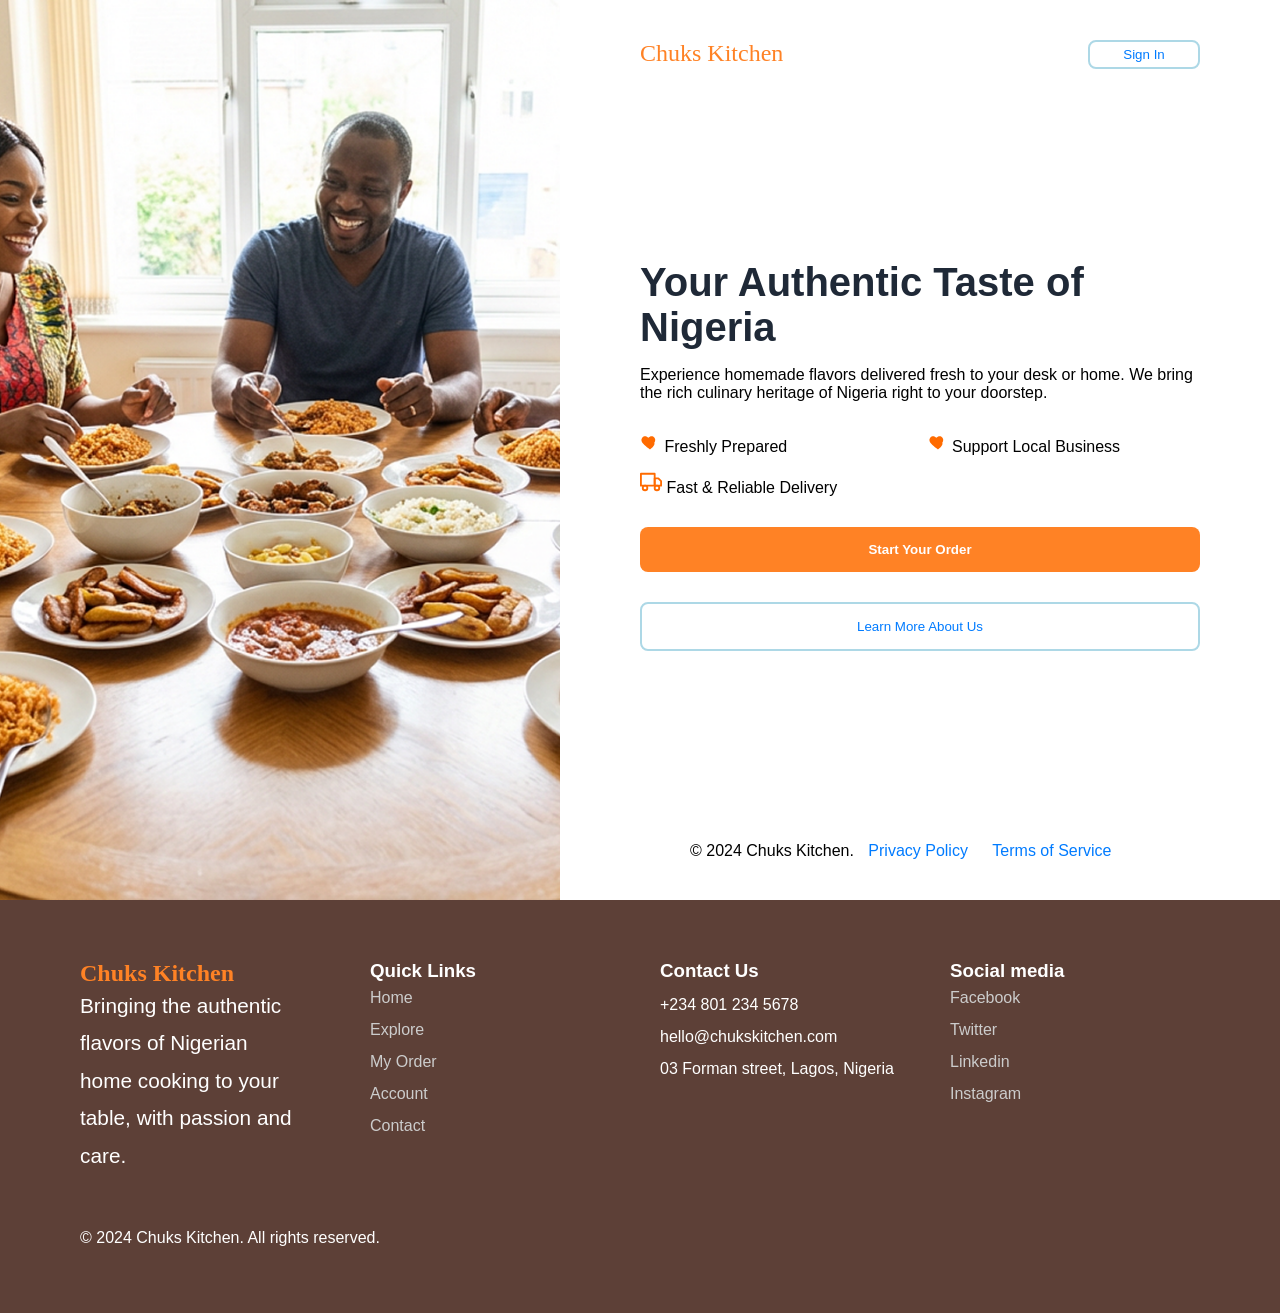
<file: index.html>
<!DOCTYPE html>
<html lang="en">
<head>
    <meta charset="UTF-8">
    <meta name="viewport" content="width=device-width, initial-scale=1.0">
    <title>Chuks Kitchen | Authentic Nigerian Taste</title>
    <link rel="shortcut icon" href="./Images/Icons/logoo.png" type="image/x-icon">
    <link rel="stylesheet" href="./index.css">
</head>
<body>
    <main class="hero">
        <div class="hero-image">
            <img src="./Images/headers-img/Rectangle-1.png" alt="Family enjoying Nigerian meal">
        </div>
        <div class="hero-content">
            <nav class="top-nav">
                <span class="logo">Chuks Kitchen</span>
                <button class="btn-outline" onclick="document.location='./SIgn-In.html'">  Sign In</button>
            </nav>
            <div class="hero-text">
                <h1>Your Authentic Taste of Nigeria</h1>
                <p>Experience homemade flavors delivered fresh to your desk or home. We bring the rich culinary heritage of Nigeria right to your doorstep.</p>
                <ul class="features">
                    <li class="feature-item">
                        <span class="icon-box" >
                            <!-- Heart SVG -->
                            <svg width="20" height="20" viewBox="0 0 24 24" fill="#ff6b00" xmlns="http://www.w3.org/2000/svg">
                                <path d="M12 21s-6.716-4.686-9.193-8.019C.89 10.28 1.48 6.876 4.243 5.5c2.02-.99 4.278-.18 5.757 1.45C11.48 5.32 13.738 4.51 15.758 5.5c2.763 1.376 3.353 4.78 1.436 7.481C18.716 16.314 12 21 12 21z"/>
                            </svg>
                        </span> Freshly Prepared</li>
                    <li class="feature-item">
                        <span class="icon-box">
                            <!-- Heart SVG -->
                            <svg width="20" height="20" viewBox="0 0 24 24" fill="#ff6b00" xmlns="http://www.w3.org/2000/svg">
                                <path d="M12 21s-6.716-4.686-9.193-8.019C.89 10.28 1.48 6.876 4.243 5.5c2.02-.99 4.278-.18 5.757 1.45C11.48 5.32 13.738 4.51 15.758 5.5c2.763 1.376 3.353 4.78 1.436 7.481C18.716 16.314 12 21 12 21z"/>
                            </svg>
                        </span> Support Local Business</li>
                    <li class="feature-item">
                        <span class="icon-box">
                           <!-- Delivery Truck SVG -->
                            <svg width="22" height="22" viewBox="0 0 24 24" fill="none" stroke="#ff6b00" stroke-width="2" stroke-linecap="round" stroke-linejoin="round" xmlns="http://www.w3.org/2000/svg">
                                <rect x="1" y="3" width="15" height="13"></rect>
                                <polygon points="16 8 20 8 23 11 23 16 16 16 16 8"></polygon>
                                <circle cx="5.5" cy="18.5" r="2.5"></circle>
                                <circle cx="18.5" cy="18.5" r="2.5"></circle>
                            </svg>
                        </span> Fast & Reliable Delivery</li>
                </ul>
                <div class="cta-group">
                    <button class="btn-primary" onclick="document.location='./Sign-up.html'">Start Your Order</button>
                    <button class="btn-secondary">Learn More About Us</button>
                </div>
            </div>
            <div class="hero-mini-footer">
                <p>© 2024 Chuks Kitchen. <a href="#">Privacy Policy</a> <a href="#">Terms of Service</a></p>
            </div>
        </div>
    </main>
    <footer class="main-footer">
        <div class="footer-container">
            <div class="footer-brand">
                <h2 class="logo">Chuks Kitchen</h2>
                <p class="flavor-text">Bringing the authentic flavors of Nigerian home cooking to your table, with passion and care.</p>
            </div>
            <div class="footer-links">
                <h3>Quick Links</h3>
                <ul>
                    <li><a href="Home.html">Home</a></li>
                    <li><a href="Explore.html">Explore</a></li>
                    <li><a href="order.html">My Order</a></li>
                    <li><a href="#">Account</a></li>
                    <li><a href="#">Contact</a></li>
                </ul>
            </div>
            <div class="footer-contact">
                <h3>Contact Us</h3>
                <p>+234 801 234 5678</p>
                <p>hello@chukskitchen.com</p>
                <p>03 Forman street, Lagos, Nigeria</p>
            </div>
            <div class="footer-social">
                <h3>Social media</h3>
                <ul>
                    <li><a href="#">Facebook</a></li>
                    <li><a href="#">Twitter</a></li>
                    <li><a href="#">Linkedin</a></li>
                    <li><a href="#">Instagram</a></li>
                </ul>
            </div>
        </div>
        <div class="footer-right">
            <p>© 2024 Chuks Kitchen. All rights reserved.</p>
        </div>
    </footer>

    <script src="./index.js"></script>
</body>
</html>
</file>
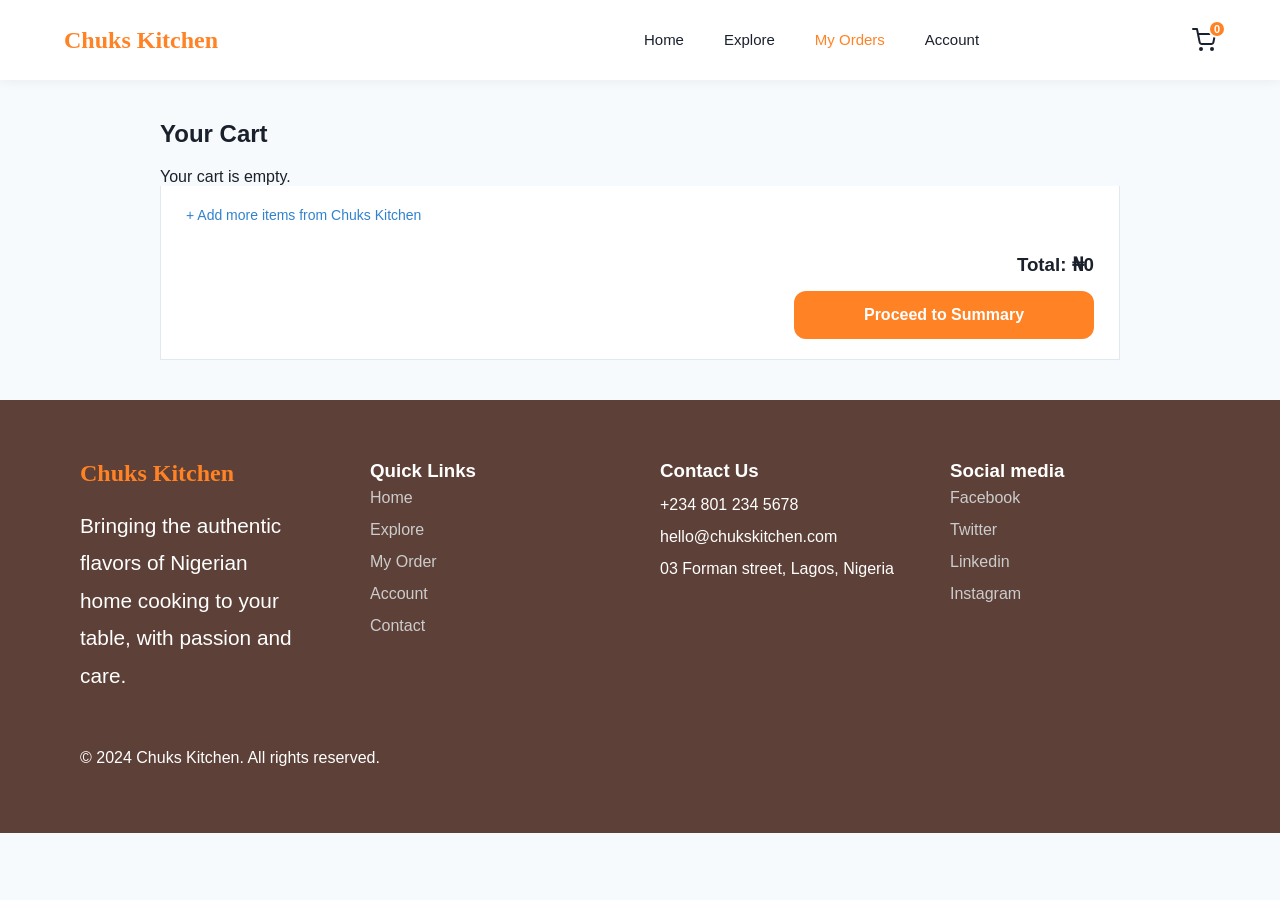
<file: cart.html>
<!DOCTYPE html>
<html lang="en">
<head>
    <meta charset="UTF-8">
    <meta name="viewport" content="width=device-width, initial-scale=1.0">
    <title>Cart page</title>
    <link rel="shortcut icon" href="./Images/Icons/logoo.png" type="image/x-icon">
    <link rel="stylesheet" href="./cart.css">
</head>
<body>
    <header class="navbar">
        <nav class="nav-container">
            <div class="logo">Chuks Kitchen</div>
                <div class="menu-toggle" id="mobile-menu">
                    <span class="bar"></span>
                    <span class="bar"></span>
                    <span class="bar"></span>
                </div>
            <ul class="nav-links">
                <li><a href="Home.html">Home</a></li>
                <li><a href="Explore.html" >Explore</a></li>
                <li><a href="order.html" class="active">My Orders</a></li>
                <li><a href="#">Account</a></li>
            </ul>
            <div class="nav-actions">
                <a href="Cart.html" class="cart-link">
                    <svg width="24" height="24" viewBox="0 0 24 24" fill="none" stroke="currentColor" stroke-width="2" stroke-linecap="round" stroke-linejoin="round">
                        <circle cx="9" cy="21" r="1"></circle>
                        <circle cx="20" cy="21" r="1"></circle>
                        <path d="M1 1h4l2.68 13.39a2 2 0 0 0 2 1.61h9.72a2 2 0 0 0 2-1.61L23 6H6"></path>
                    </svg>
                    <span class="cart-count" id="cart-count">0</span>
                </a>
                
            </div>
            
        </nav>
    </header>

    <section class="cart-section container">
            <h2>Your Cart</h2>
            
        <div id="cart-container"> 
            
        </div>
        
        <div class="cart-footer">
            <a href="./Explore.html" class="add-more-link">+ Add more items from Chuks Kitchen</a>
        
            <div class="cart-summary">
            <h3>Total: ₦<span id="cart-total">0</span></h3>
            <button class="btn-checkout" onclick="window.location.href='./order.html'">Proceed to Summary</button>
            </div>
        </div>
    </section>

    <footer class="main-footer">
        <div class="footer-container">
            <div class="footer-brand">
                <h2 class="logo">Chuks Kitchen</h2>
                <p class="flavor-text">Bringing the authentic flavors of Nigerian home cooking to your table, with passion and care.</p>
            </div>
            <div class="footer-links">
                <h3>Quick Links</h3>
                <ul>
                    <li><a href="Home.html">Home</a></li>
                    <li><a href="Explore.html">Explore</a></li>
                    <li><a href="order.html">My Order</a></li>
                    <li><a href="#">Account</a></li>
                    <li><a href="#">Contact</a></li>
                </ul>
            </div>
            <div class="footer-contact">
                <h3>Contact Us</h3>
                <p>+234 801 234 5678</p>
                <p>hello@chukskitchen.com</p>
                <p>03 Forman street, Lagos, Nigeria</p>
            </div>
            <div class="footer-social">
                <h3>Social media</h3>
                <ul>
                    <li><a href="#">Facebook</a></li>
                    <li><a href="#">Twitter</a></li>
                    <li><a href="#">Linkedin</a></li>
                    <li><a href="#">Instagram</a></li>
                </ul>
            </div>
        </div>
        <div class="footer-right">
            <p>© 2024 Chuks Kitchen. All rights reserved.</p>
        </div>
    </footer>


    <script src="./cartBase.js"></script>
    <script src="./cart.js"></script>
    <script src="./Explore.js"></script>
</body>

</html>
</file>
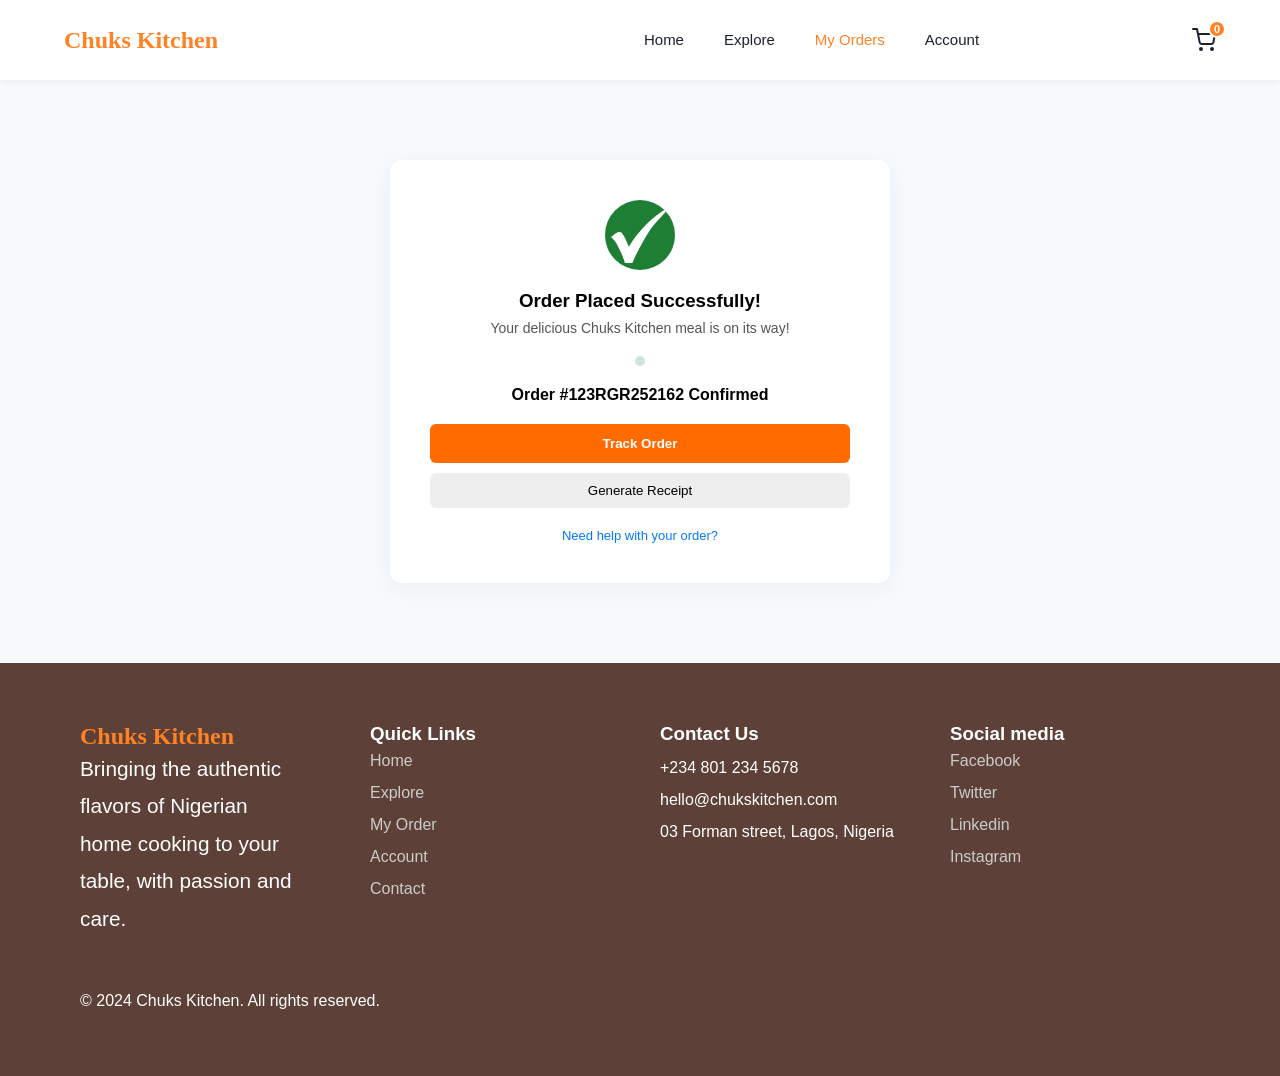
<file: confirmation.html>
<!DOCTYPE html>
<html lang="en">
<head>
  <meta charset="UTF-8">
  <meta name="viewport" content="width=device-width, initial-scale=1.0">
  <title>Order Confirmed | Chuks Kitchen</title>
  <link rel="shortcut icon" href="./Images/Icons/logoo.png" type="image/x-icon">
  <link rel="stylesheet" href="./confirmation.css">
</head>
<body>

  
  <header class="navbar">
        <nav class="nav-container">
            <div class="logo">Chuks Kitchen</div>
                <div class="menu-toggle" id="mobile-menu">
                    <span class="bar"></span>
                    <span class="bar"></span>
                    <span class="bar"></span>
                </div>
            <ul class="nav-links">
                <li><a href="Home.html">Home</a></li>
                <li><a href="Explore.html" >Explore</a></li>
                <li><a href="order.html" class="active">My Orders</a></li>
                <li><a href="#">Account</a></li>
            </ul>
            <div class="nav-actions">
                <a href="Cart.html" class="cart-link">
                    <svg width="24" height="24" viewBox="0 0 24 24" fill="none" stroke="currentColor" stroke-width="2" stroke-linecap="round" stroke-linejoin="round">
                        <circle cx="9" cy="21" r="1"></circle>
                        <circle cx="20" cy="21" r="1"></circle>
                        <path d="M1 1h4l2.68 13.39a2 2 0 0 0 2 1.61h9.72a2 2 0 0 0 2-1.61L23 6H6"></path>
                    </svg>
                    <span class="cart-count" id="cart-count">0</span>
                </a>
                
            </div>
            
        </nav>
    </header>

  
  <section class="confirmation-section">
    <div class="confirmation-card">

      <div class="success-icon">
        <img src="./Images/Icons/markk.png" alt="checkmark">
      </div>

      <h3>Order Placed Successfully!</h3>
      <p>Your delicious Chuks Kitchen meal is on its way!</p>

      <div class="loader"></div>

      <div class="order-info">
        <h4>Order <span id="order-id"></span> Confirmed</h4>

        <button class="btn-primary" onclick="trackOrder()">Track Order</button>
        <button class="btn-secondary" onclick="generateReceipt()">Generate Receipt</button>

        <a href="#" class="help-link">Need help with your order?</a>
      </div>

    </div>
  </section>

  <footer class="main-footer">
        <div class="footer-container">
            <div class="footer-brand">
                <h2 class="logo">Chuks Kitchen</h2>
                <p class="flavor-text">Bringing the authentic flavors of Nigerian home cooking to your table, with passion and care.</p>
            </div>
            <div class="footer-links">
                <h3>Quick Links</h3>
                <ul>
                    <li><a href="Home.html">Home</a></li>
                    <li><a href="Explore.html">Explore</a></li>
                    <li><a href="order.html">My Order</a></li>
                    <li><a href="#">Account</a></li>
                    <li><a href="#">Contact</a></li>
                </ul>
            </div>
            <div class="footer-contact">
                <h3>Contact Us</h3>
                <p>+234 801 234 5678</p>
                <p>hello@chukskitchen.com</p>
                <p>03 Forman street, Lagos, Nigeria</p>
            </div>
            <div class="footer-social">
                <h3>Social media</h3>
                <ul>
                    <li><a href="#">Facebook</a></li>
                    <li><a href="#">Twitter</a></li>
                    <li><a href="#">Linkedin</a></li>
                    <li><a href="#">Instagram</a></li>
                </ul>
            </div>
        </div>
        <div class="footer-right">
            <p>© 2024 Chuks Kitchen. All rights reserved.</p>
        </div>
    </footer>

    
   
    <script src="./Explore.js"></script>
    <script src="./cartBase.js"></script>
  <script src="./confirmation.js"></script>
</body>
</html>
</file>
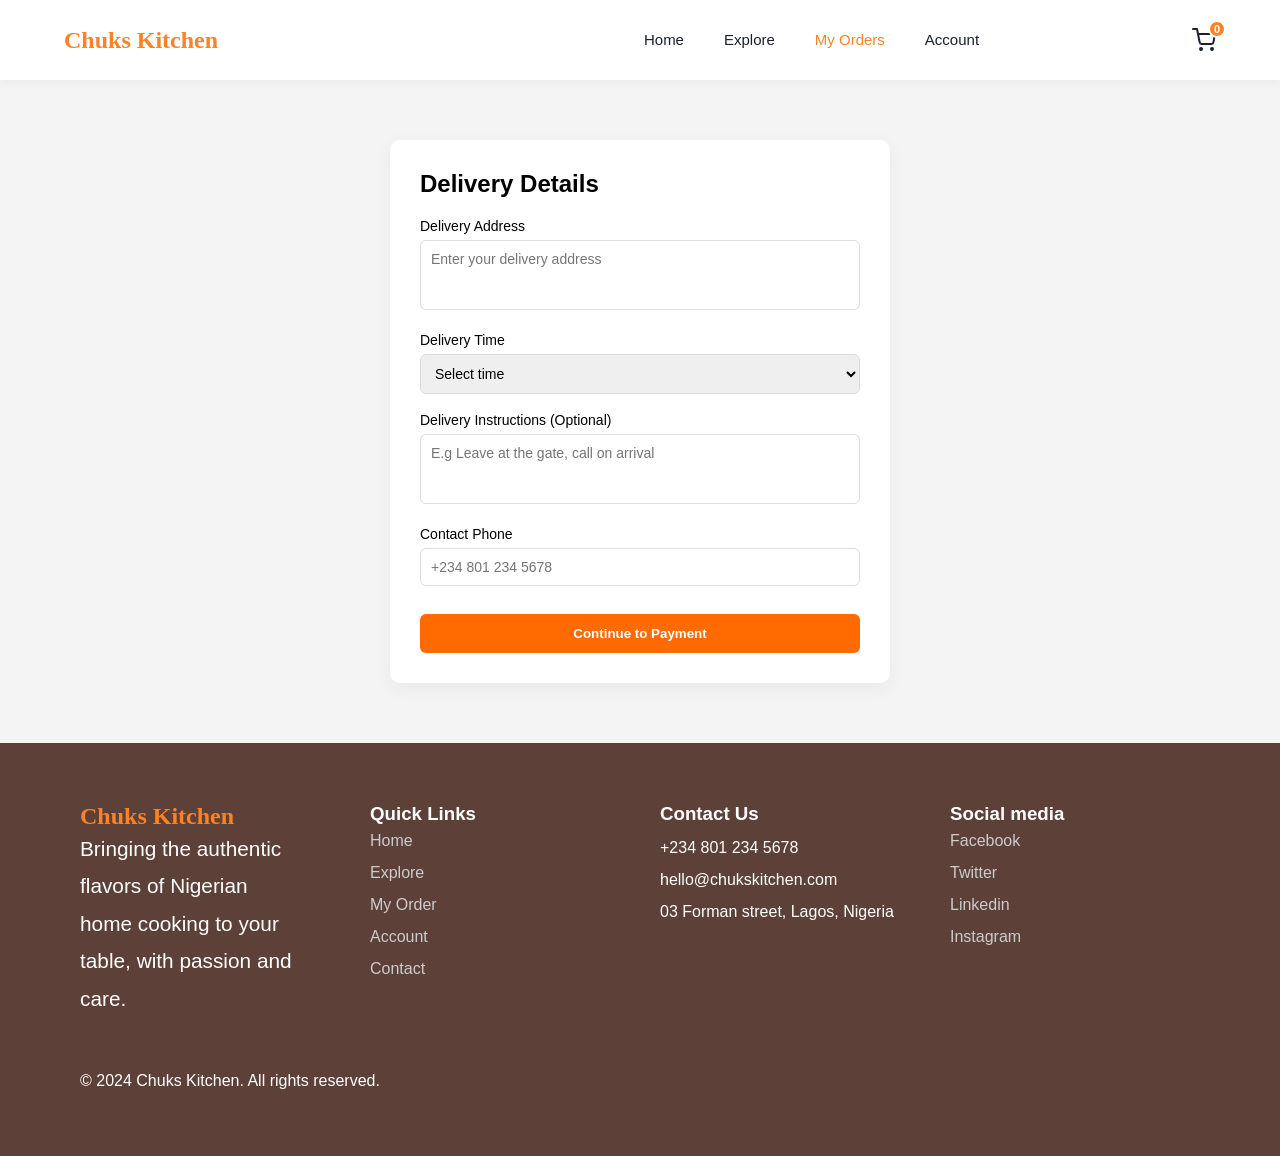
<file: delivery.html>
<!DOCTYPE html>
<html lang="en">
<head>
  <meta charset="UTF-8">
  <meta name="viewport" content="width=device-width, initial-scale=1.0">
  <title>Delivery Details | Chuks Kitchen</title>
  <link rel="shortcut icon" href="./Images/Icons/logoo.png" type="image/x-icon">
  <link rel="stylesheet" href="./delivery.css">
</head>
<body>

  <header class="navbar">
        <nav class="nav-container">
            <div class="logo">Chuks Kitchen</div>
                <div class="menu-toggle" id="mobile-menu">
                    <span class="bar"></span>
                    <span class="bar"></span>
                    <span class="bar"></span>
                </div>
            <ul class="nav-links">
                <li><a href="Home.html">Home</a></li>
                <li><a href="Explore.html">Explore</a></li>
                <li><a href="order.html" class="active">My Orders</a></li>
                <li><a href="#">Account</a></li>
            </ul>
            <div class="nav-actions">
                <a href="Cart.html" class="cart-link">
                    <svg width="24" height="24" viewBox="0 0 24 24" fill="none" stroke="currentColor" stroke-width="2" stroke-linecap="round" stroke-linejoin="round">
                        <circle cx="9" cy="21" r="1"></circle>
                        <circle cx="20" cy="21" r="1"></circle>
                        <path d="M1 1h4l2.68 13.39a2 2 0 0 0 2 1.61h9.72a2 2 0 0 0 2-1.61L23 6H6"></path>
                    </svg>
                    <span class="cart-count" id="cart-count">0</span>
                </a>
                
            </div>
            
        </nav>
    </header>

  
  <section class="delivery-section">
    <div class="delivery-card">
      <h2>Delivery Details</h2>

      <form id="delivery-form">

        
        <div class="form-group">
          <label>Delivery Address</label>
          <textarea id="address" required placeholder="Enter your delivery address"></textarea>
        </div>

        
        <div class="form-group">
          <label>Delivery Time</label>
          <select id="delivery-time" required>
            <option value="">Select time</option>
            <option value="ASAP (30-45 mins)">ASAP (30-45 mins)</option>
            <option value="1 hour">Within 1 hour</option>
            <option value="Scheduled">Schedule for later</option>
          </select>
        </div>

        
        <div class="form-group">
          <label>Delivery Instructions (Optional)</label>
          <textarea id="instructions" placeholder="E.g Leave at the gate, call on arrival"></textarea>
        </div>

        
        <div class="form-group">
          <label>Contact Phone</label>
          <input type="tel" id="phone" required placeholder="+234 801 234 5678">
        </div>

        <button type="submit" class="btn-submit" onclick="window.location.href='./Payment.html'">Continue to Payment</button>

      </form>
    </div>
  </section>

  <footer class="main-footer">
        <div class="footer-container">
            <div class="footer-brand">
                <h2 class="logo">Chuks Kitchen</h2>
                <p class="flavor-text">Bringing the authentic flavors of Nigerian home cooking to your table, with passion and care.</p>
            </div>
            <div class="footer-links">
                <h3>Quick Links</h3>
                <ul>
                    <li><a href="Home.html">Home</a></li>
                    <li><a href="Explore.html">Explore</a></li>
                    <li><a href="order.html">My Order</a></li>
                    <li><a href="#">Account</a></li>
                    <li><a href="#">Contact</a></li>
                </ul>
            </div>
            <div class="footer-contact">
                <h3>Contact Us</h3>
                <p>+234 801 234 5678</p>
                <p>hello@chukskitchen.com</p>
                <p>03 Forman street, Lagos, Nigeria</p>
            </div>
            <div class="footer-social">
                <h3>Social media</h3>
                <ul>
                    <li><a href="#">Facebook</a></li>
                    <li><a href="#">Twitter</a></li>
                    <li><a href="#">Linkedin</a></li>
                    <li><a href="#">Instagram</a></li>
                </ul>
            </div>
        </div>
        <div class="footer-right">
            <p>© 2024 Chuks Kitchen. All rights reserved.</p>
        </div>
    </footer>

    <script src="./cartBase.js"></script>
    <script src="./Explore.js"></script>
    <script src="./delivery.js"></script>
</body>
</html>
</file>
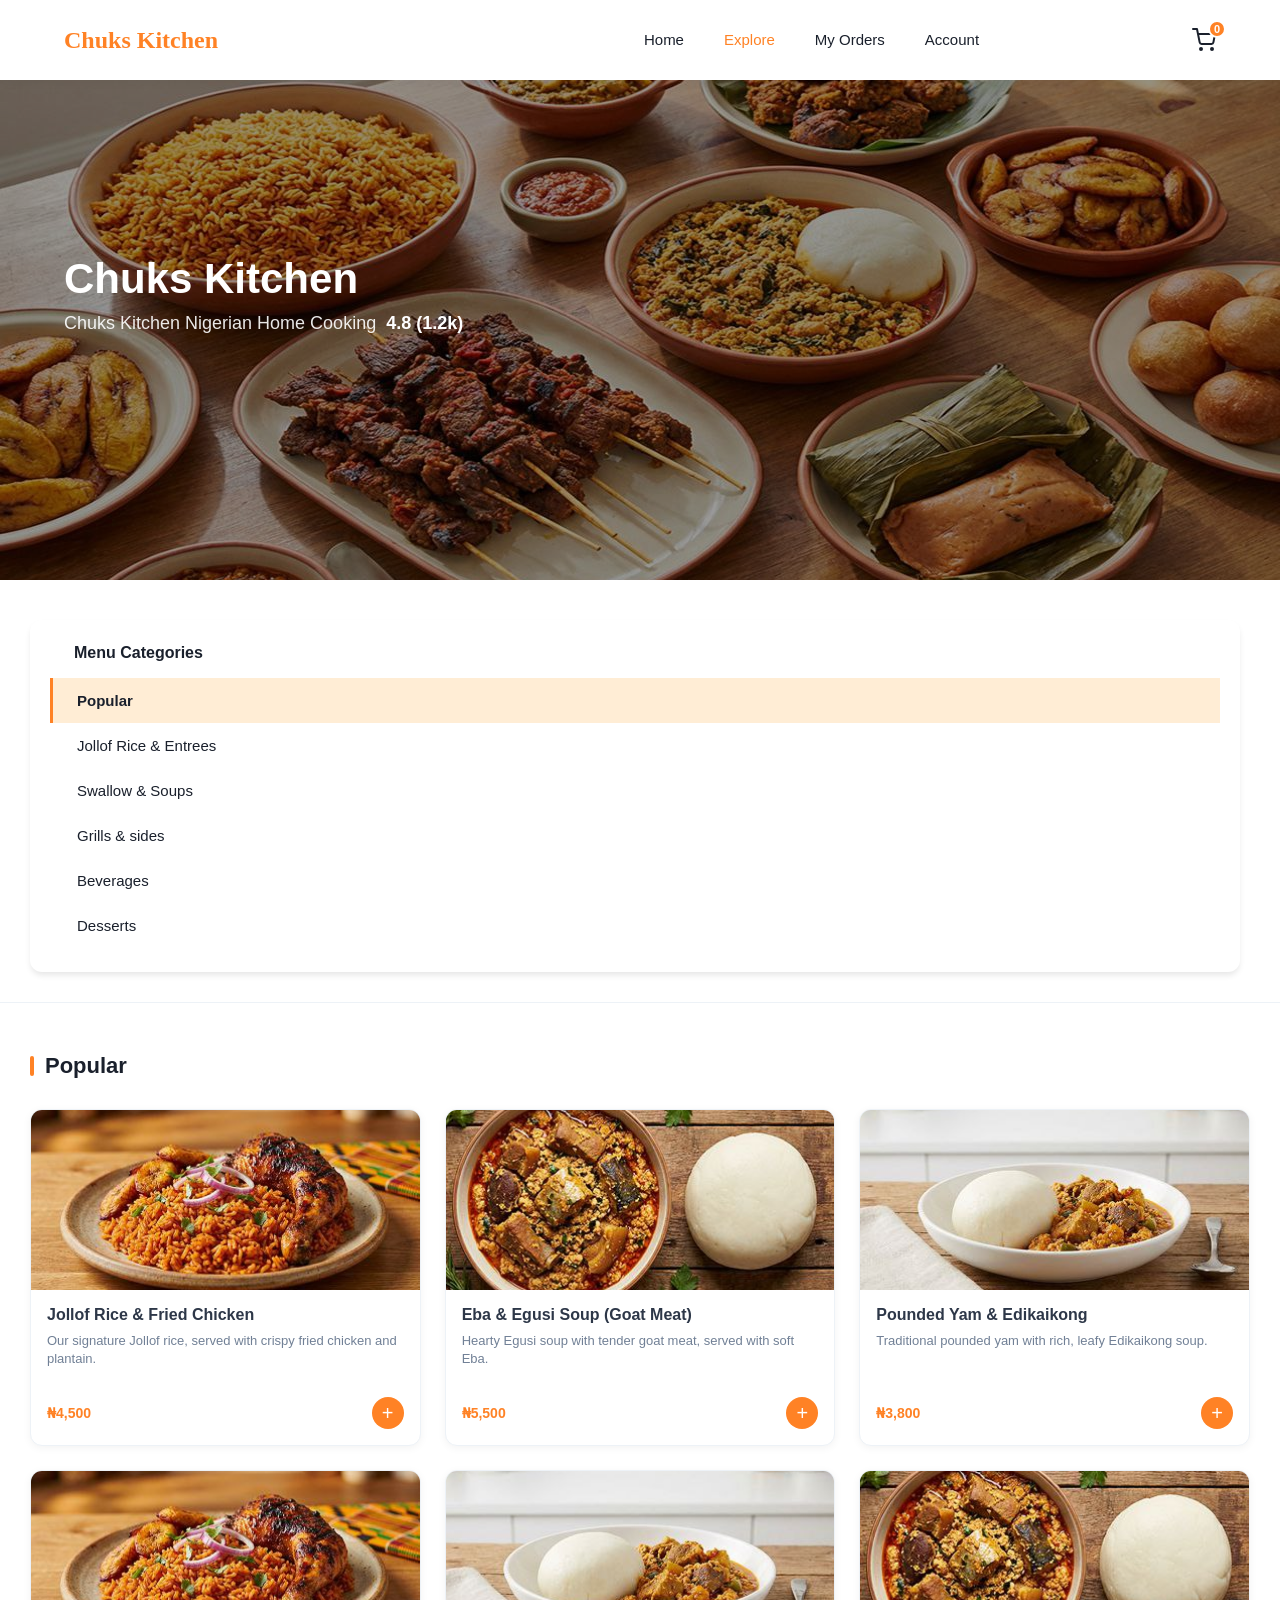
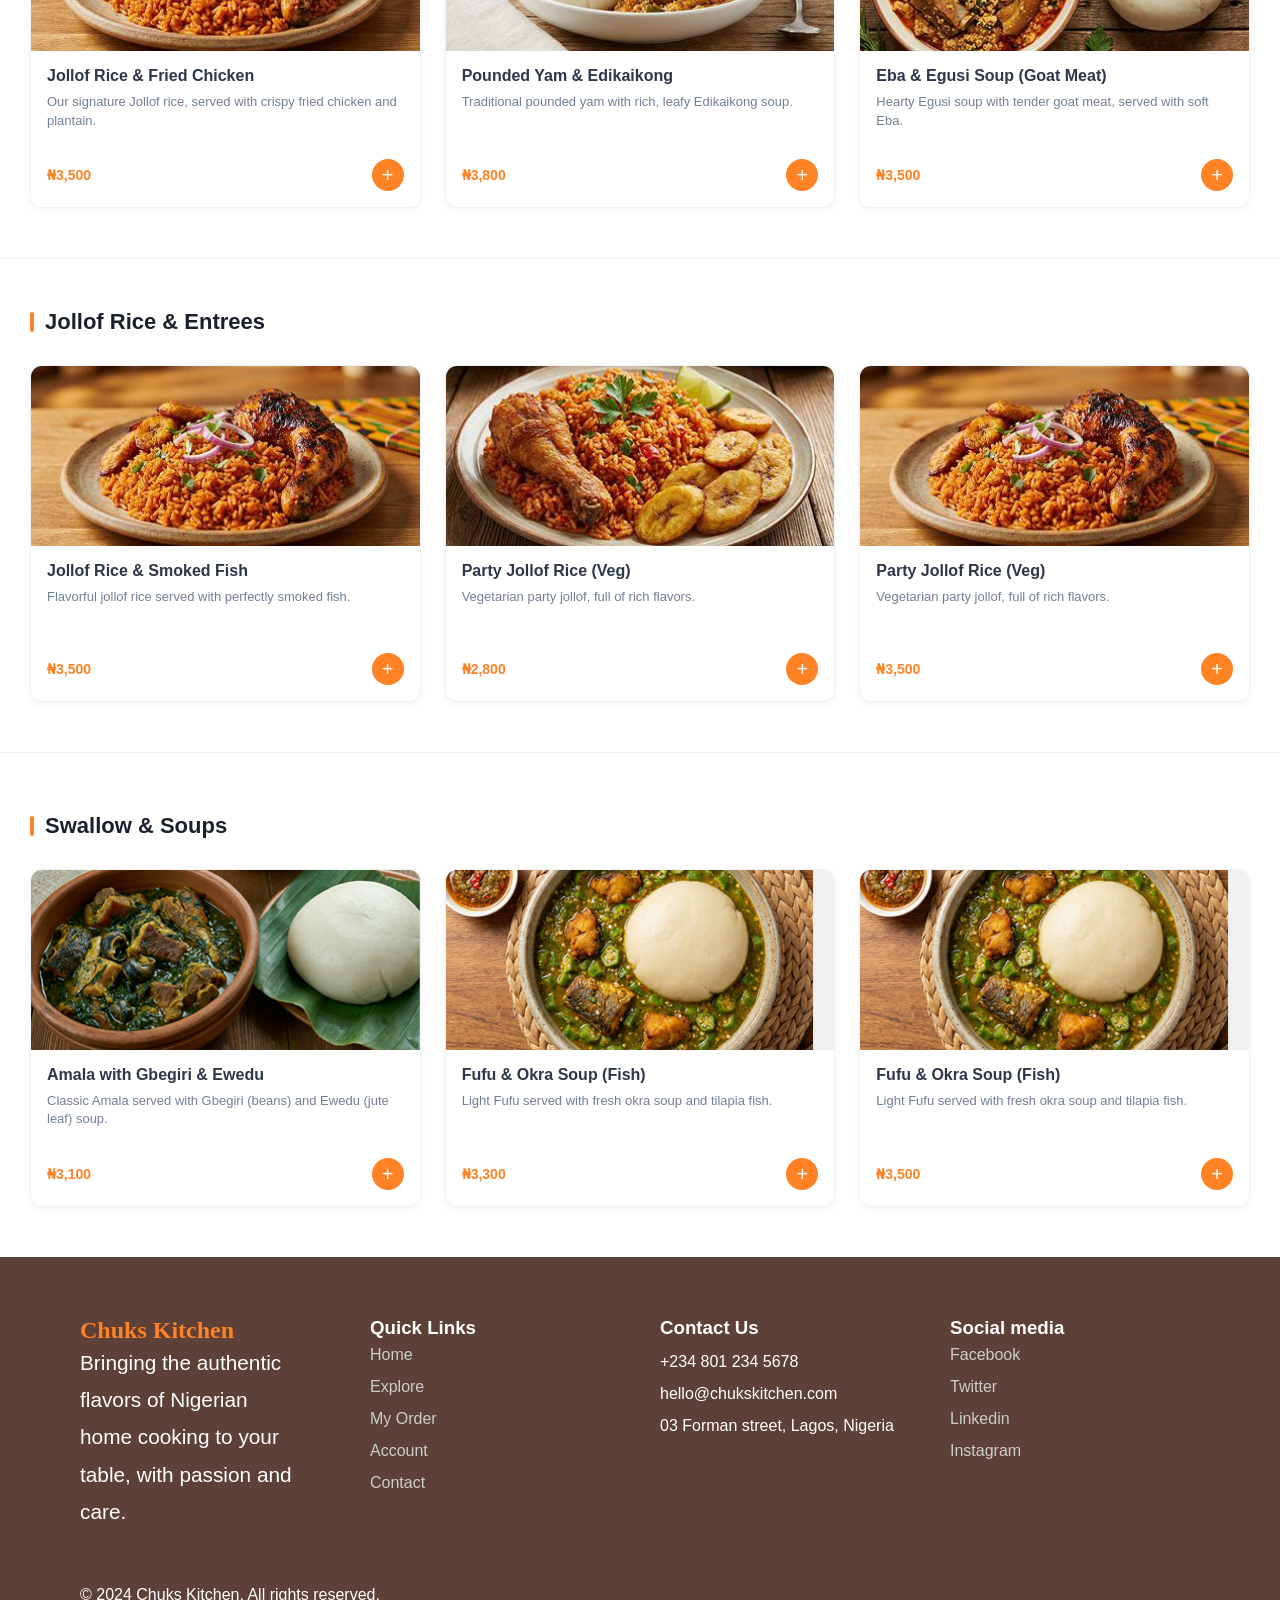
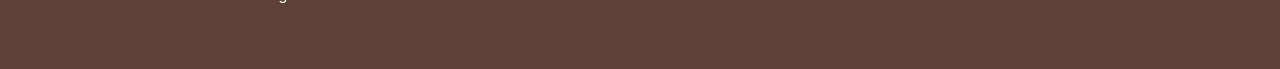
<file: Explore.html>
<!DOCTYPE html>
<html lang="en">
<head>
    <meta charset="UTF-8">
    <meta name="viewport" content="width=device-width, initial-scale=1.0">
    <title>Explore | Chuks Kitchen</title>
    <link rel="shortcut icon" href="./Images/Icons/logoo.png" type="image/x-icon">
    <link rel="stylesheet" href="./Explore.css">
</head>
<body>
    <header class="navbar">
        <nav class="nav-container">
            <div class="logo">Chuks Kitchen</div>
                <div class="menu-toggle" id="mobile-menu">
                    <span class="bar"></span>
                    <span class="bar"></span>
                    <span class="bar"></span>
                </div>
            <ul class="nav-links">
                <li><a href="Home.html">Home</a></li>
                <li><a href="Explore.html" class="active">Explore</a></li>
                <li><a href="order.html">My Orders</a></li>
                <li><a href="#">Account</a></li>
            </ul>
            <div class="nav-actions">
                <a href="./cart.html" class="cart-link">
                    <svg width="24" height="24" viewBox="0 0 24 24" fill="none" stroke="currentColor" stroke-width="2" stroke-linecap="round" stroke-linejoin="round">
                        <circle cx="9" cy="21" r="1"></circle>
                        <circle cx="20" cy="21" r="1"></circle>
                        <path d="M1 1h4l2.68 13.39a2 2 0 0 0 2 1.61h9.72a2 2 0 0 0 2-1.61L23 6H6"></path>
                    </svg>
                    <span class="cart-count" id="cart-count">0</span>
                </a>
                
            </div>
            
        </nav>
    </header>

    <section class="explore-hero">
        <div class="hero-overlay">
            <div class="hero-text-content">
                <h1 class="explore-title">Chuks Kitchen</h1>
                <div class="explore-meta">
                    <span class="brand-sub">Chuks Kitchen Nigerian Home Cooking</span>
                    <span class="rating"> 4.8 (1.2k)</span>
                </div>
            </div>
        </div>
    </section>
    <div class="explore-layout container">
    
    <section class="menu-bar">
        <h3 class="title-bar">Menu Categories</h3>
        <ul class="category-list">
            <li class="category-item active" data-target="popular">Popular</li>
            <li class="category-item" data-target="jollof">Jollof Rice & Entrees</li>
            <li class="category-item" data-target="swallow">Swallow & Soups</li>
            <li class="category-item" data-target="grills">Grills & sides</li>
            <li class="category-item">Beverages</li>
            <li class="category-item">Desserts</li>
        </ul>
    </section>
    <main class="food-display"> </main>
    </div>

    <section id="popular" class="explore-results">
    <h2 class="category-heading">Popular</h2>
    
    <div class="explore-grid">
        <article class="compact-card" data-id="10" data-name="Jollof Rice & Fried Chicken" data-price="4500">
            <div class="card-img-container">
                <img src="./Images/headers-img/Rectangle-4.jpg" alt="Jollof Rice & Fried Chicken">
            </div>
            <div class="card-details">
                <h4>Jollof Rice & Fried Chicken</h4>
                <p>Our signature Jollof rice, served with crispy fried chicken and plantain.</p>
                <div class="card-row">
                    <span class="price-tag">₦4,500</span>
                    <button class="btn-add-circle">+</button>
                </div>
            </div>
        </article>
        <article class="compact-card" data-id="11" data-name="Eba & Egusi Soup (Goat Meat)" data-price="5500">
            <div class="card-img-container">
                <img src="./Images/headers-img/Rectangle-6.jpg" alt="Eba & Egusi Soup">
            </div>
            <div class="card-details">
                <h4>Eba & Egusi Soup (Goat Meat)</h4>
                <p>Hearty Egusi soup with tender goat meat, served with soft Eba.</p>
                <div class="card-row">
                    <span class="price-tag">₦5,500</span>
                    <button class="btn-add-circle">+</button>
                </div>
            </div>
        </article>
        <article class="compact-card" data-id="12" data-name="Pounded Yam & Edikaikong" data-price="3800">
            <div class="card-img-container">
                <img src="./Images/headers-img/Rectangle-10.jpg" alt="Pounded Yam & Edikaikong">
            </div>
            <div class="card-details">
                <h4>Pounded Yam & Edikaikong</h4>
                <p>Traditional pounded yam with rich, leafy Edikaikong soup.</p>
                <div class="card-row">
                    <span class="price-tag">₦3,800</span>
                    <button class="btn-add-circle">+</button>
                </div>
            </div>
        </article>
        <article class="compact-card" data-id="13" data-name="Jollof Rice & Fried Chicken" data-price="3500">
            <div class="card-img-container">
                <img src="./Images/headers-img/Rectangle-4.jpg" alt="Jollof Rice & Fried Chicken">
            </div>
            <div class="card-details">
                <h4>Jollof Rice & Fried Chicken</h4>
                <p>Our signature Jollof rice, served with crispy fried chicken and plantain.</p>
                <div class="card-row">
                    <span class="price-tag">₦3,500</span>
                    <button class="btn-add-circle">+</button>
                </div>
            </div>
        </article>
        <article class="compact-card" data-id="14" data-name="Pounded Yam & Edikaikong" data-price="3800">
            <div class="card-img-container">
                <img src="./Images/headers-img/Rectangle-10.jpg" alt="Pounded Yam & Edikaikong">
            </div>
            <div class="card-details">
                <h4>Pounded Yam & Edikaikong</h4>
                <p>Traditional pounded yam with rich, leafy Edikaikong soup.</p>
                <div class="card-row">
                    <span class="price-tag">₦3,800</span>
                    <button class="btn-add-circle">+</button>
                </div>
            </div>
        </article>
        <article class="compact-card" data-id="15" data-name="Eba & Egusi Soup (Goat Meat)" data-price="3500">
            <div class="card-img-container">
                <img src="./Images/headers-img/Rectangle-6.jpg" alt="Eba & Egusi Soup">
            </div>
            <div class="card-details">
                <h4>Eba & Egusi Soup (Goat Meat)</h4>
                <p>Hearty Egusi soup with tender goat meat, served with soft Eba.</p>
                <div class="card-row">
                    <span class="price-tag">₦3,500</span>
                    <button class="btn-add-circle">+</button>
                </div>
            </div>
        </article>
    </div>
</section>

<section id="jollof" class="explore-results">
    <header class="category-header-flex">
        <h2 class="category-heading">Jollof Rice & Entrees</h2>
    </header>
    
    <div class="explore-grid">
        <article class="compact-card" data-id="16" data-name="Jollof Rice & Smoked Fish" data-price="3500">
            <div class="card-img-container">
                <img src="./Images/headers-img/Rectangle-4.jpg" alt="Jollof Rice & Smoked Fish">
            </div>
            <div class="card-details">
                <h4>Jollof Rice & Smoked Fish</h4>
                <p>Flavorful jollof rice served with perfectly smoked fish.</p>
                <div class="card-row">
                    <span class="price-tag">₦3,500</span>
                    <button class="btn-add-circle">+</button>
                </div>
            </div>
        </article>

        <article class="compact-card" data-id="17" data-name="Party Jollof Rice (Veg)" data-price="2800">
            <div class="card-img-container">
                <img src="./Images/headers-img/Rectangle-9.jpg" alt="Party Jollof Rice">
            </div>
            <div class="card-details">
                <h4>Party Jollof Rice (Veg)</h4>
                <p>Vegetarian party jollof, full of rich flavors.</p>
                <div class="card-row">
                    <span class="price-tag">₦2,800</span>
                    <button class="btn-add-circle">+</button>
                </div>
            </div>
        </article>

        <article class="compact-card" data-id="18" data-name="Party Jollof Rice (Veg)" data-price="3500">
            <div class="card-img-container">
                <img src="./Images/headers-img/Rectangle-4.jpg" alt="Party Jollof Rice">
            </div>
            <div class="card-details">
                <h4>Party Jollof Rice (Veg)</h4>
                <p>Vegetarian party jollof, full of rich flavors.</p>
                <div class="card-row">
                    <span class="price-tag">₦3,500</span>
                    <button class="btn-add-circle">+</button>
                </div>
            </div>
        </article>
    </div>
</section>

<section id="swallow" class="explore-results">
    <header class="category-header-flex">
        <h2 class="category-heading">Swallow & Soups</h2>
    </header>
    
    <div class="explore-grid">
        <article class="compact-card" data-id="19" data-name="Amala with Gbegiri & Ewedu" data-price="3100">
            <div class="card-img-container">
                <img src="./Images/headers-img/Rectangle-13.png" alt="Amala with Gbegiri & Ewedu">
            </div>
            <div class="card-details">
                <h4>Amala with Gbegiri & Ewedu</h4>
                <p>Classic Amala served with Gbegiri (beans) and Ewedu (jute leaf) soup.</p>
                <div class="card-row">
                    <span class="price-tag">₦3,100</span>
                    <button class="btn-add-circle">+</button>
                </div>
            </div>
        </article>

        <article class="compact-card" data-id="20" data-name="Fufu & Okra Soup (Fish)" data-price="3300">
            <div class="card-img-container">
                <img src="./Images/headers-img/Rectangle-14.png" alt="Fufu & Okra Soup">
            </div>
            <div class="card-details">
                <h4>Fufu & Okra Soup (Fish)</h4>
                <p>Light Fufu served with fresh okra soup and tilapia fish.</p>
                <div class="card-row">
                    <span class="price-tag">₦3,300</span>
                    <button class="btn-add-circle">+</button>
                </div>
            </div>
        </article>

        <article class="compact-card" data-id="21" data-name="Fufu & Okra Soup (Fish)" data-price="3500">
            <div class="card-img-container">
                <img src="./Images/headers-img/Rectangle-14.png" alt="Fufu & Okra Soup">
            </div>
            <div class="card-details">
                <h4>Fufu & Okra Soup (Fish)</h4>
                <p>Light Fufu served with fresh okra soup and tilapia fish.</p>
                <div class="card-row">
                    <span class="price-tag">₦3,500</span>
                    <button class="btn-add-circle">+</button>
                </div>
            </div>
        </article>
    </div>
</section>
<footer class="main-footer">
        <div class="footer-container">
            <div class="footer-brand">
                <h2 class="logo">Chuks Kitchen</h2>
                <p class="flavor-text">Bringing the authentic flavors of Nigerian home cooking to your table, with passion and care.</p>
            </div>
            <div class="footer-links">
                <h3>Quick Links</h3>
                <ul>
                    <li><a href="Home.html">Home</a></li>
                    <li><a href="Explore.html">Explore</a></li>
                    <li><a href="order.html">My Order</a></li>
                    <li><a href="#">Account</a></li>
                    <li><a href="#">Contact</a></li>
                </ul>
            </div>
            <div class="footer-contact">
                <h3>Contact Us</h3>
                <p>+234 801 234 5678</p>
                <p>hello@chukskitchen.com</p>
                <p>03 Forman street, Lagos, Nigeria</p>
            </div>
            <div class="footer-social">
                <h3>Social media</h3>
                <ul>
                    <li><a href="#">Facebook</a></li>
                    <li><a href="#">Twitter</a></li>
                    <li><a href="#">Linkedin</a></li>
                    <li><a href="#">Instagram</a></li>
                </ul>
            </div>
        </div>
        <div class="footer-right">
            <p>© 2024 Chuks Kitchen. All rights reserved.</p>
        </div>
    </footer>


    <script src="./cartBase.js"></script>
    <script src="./Explore.js"></script>
    
</body>

</html>
</file>
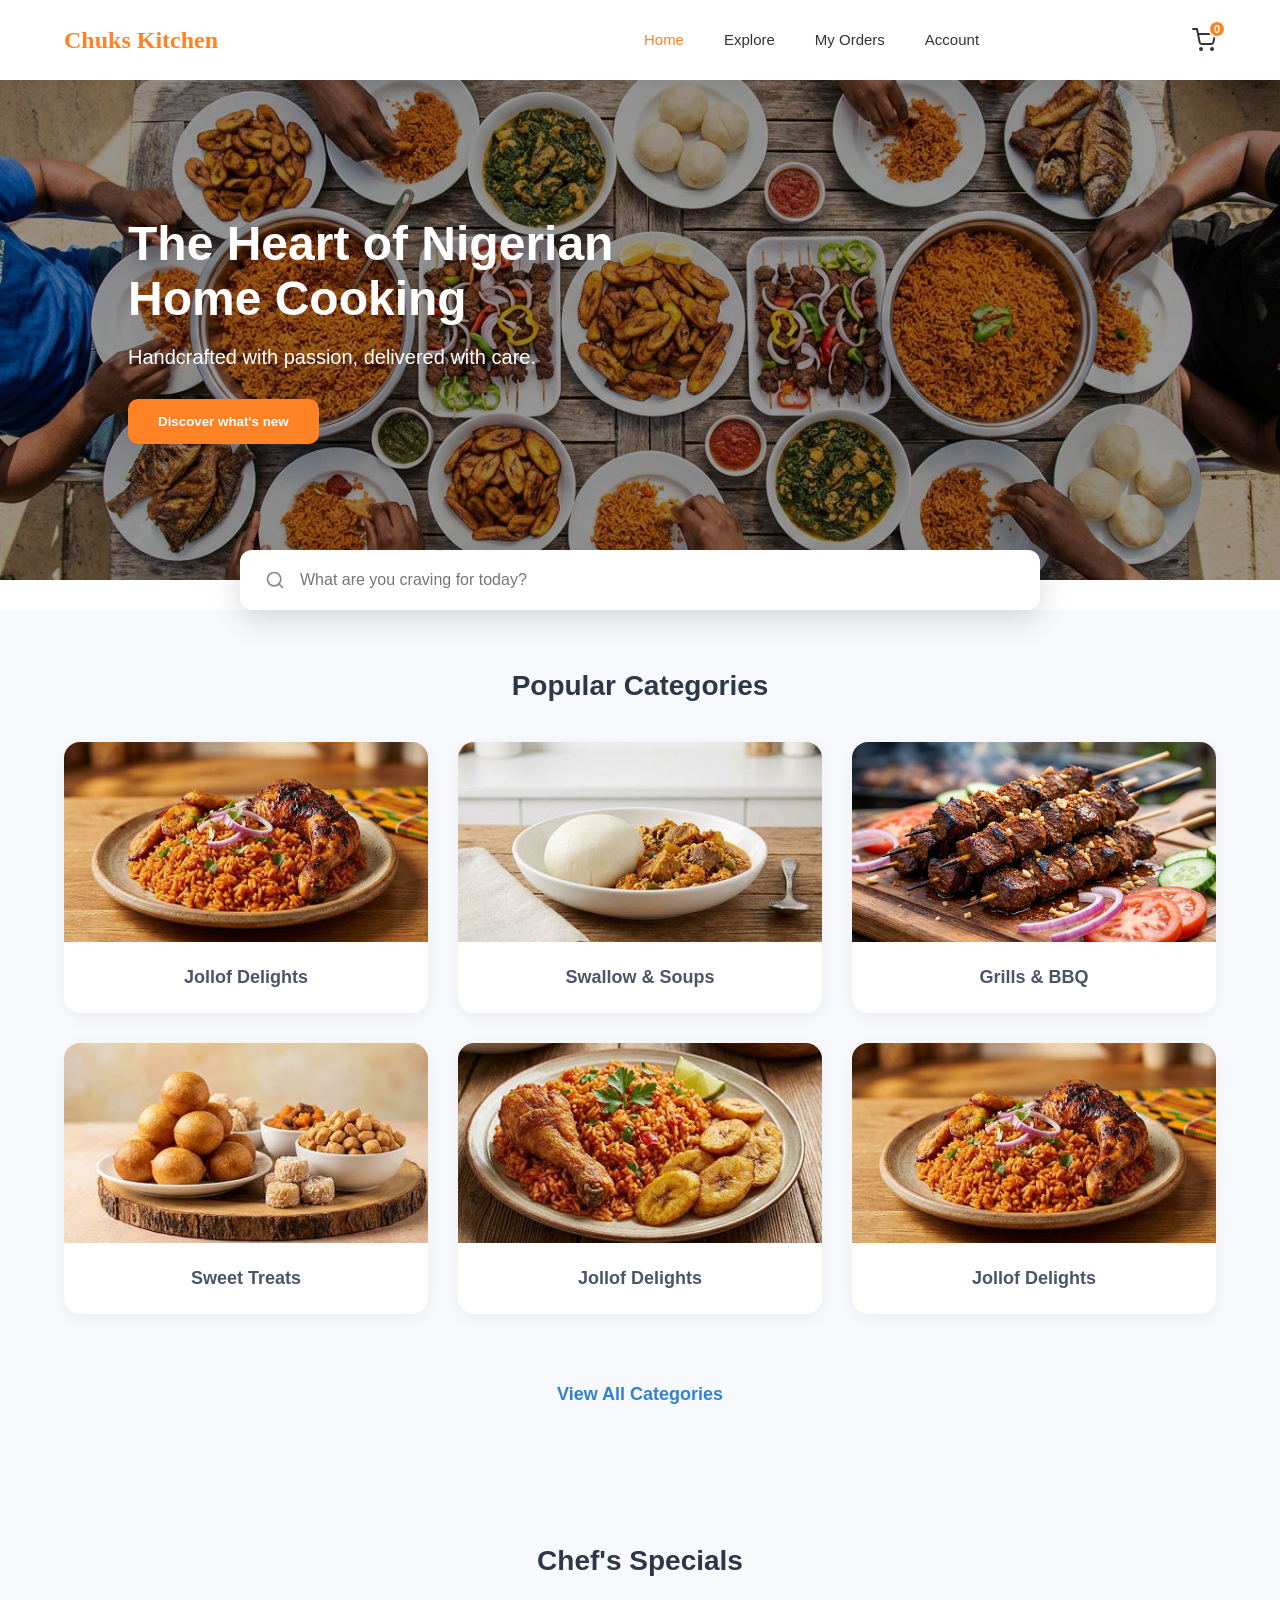
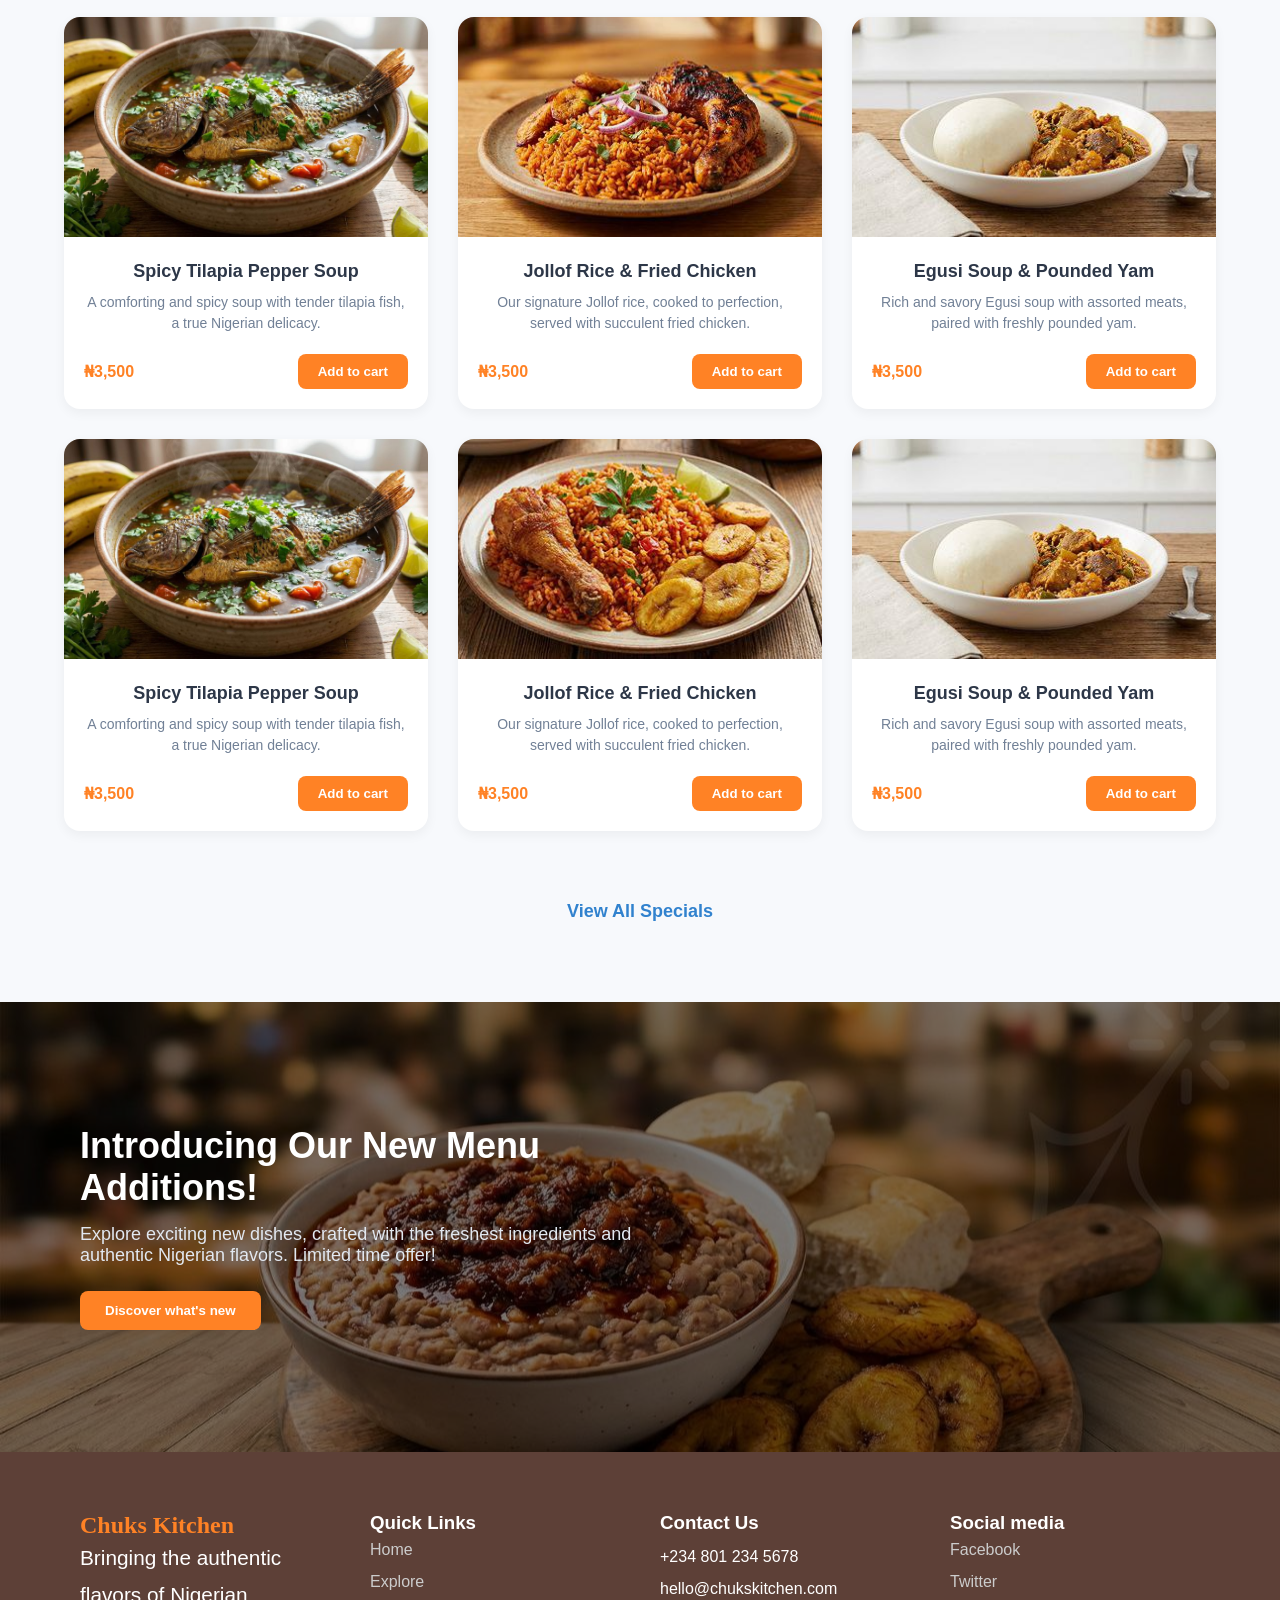
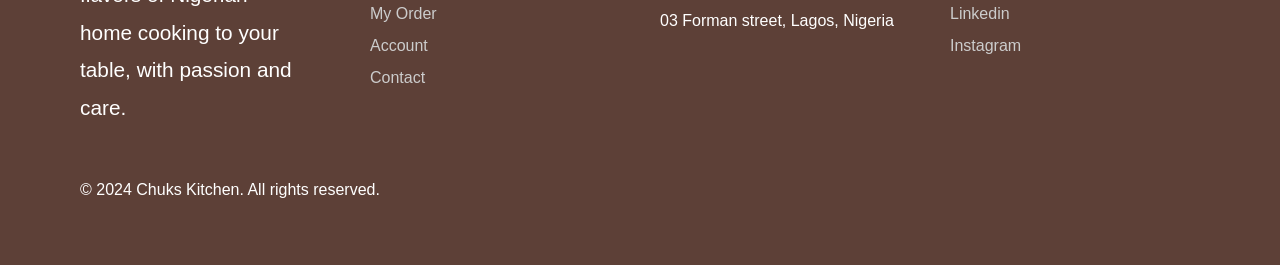
<file: Home.html>
<!DOCTYPE html>
<html lang="en">
<head>
    <meta charset="UTF-8">
    <meta name="viewport" content="width=device-width, initial-scale=1.0">
    <title>Chuks Kitchen | Authentic Nigerian Home Cooking</title>
    <link rel="shortcut icon" href="./Images/Icons/logoo.png" type="image/x-icon">
    <link rel="stylesheet" href="./Home.css">
</head>
<body>

    <nav class="navbar">
        <div class="nav-container">
            <div class="logo">Chuks Kitchen</div>
                <div class="menu-toggle" id="mobile-menu">
                    <span class="bar"></span>
                    <span class="bar"></span>
                    <span class="bar"></span>
                </div>
            <ul class="nav-links">
                <li><a href="Home.html" class="active">Home</a></li>
                <li><a href="Explore.html">Explore</a></li>
                <li><a href="order.html">My Orders</a></li>
                <li><a href="#">Account</a></li>
            </ul>
            <div class="nav-actions">
                <a href="./cart.html" class="cart-link">
                    <svg width="24" height="24" viewBox="0 0 24 24" fill="none" stroke="currentColor" stroke-width="2" stroke-linecap="round" stroke-linejoin="round">
                        <circle cx="9" cy="21" r="1"></circle>
                        <circle cx="20" cy="21" r="1"></circle>
                        <path d="M1 1h4l2.68 13.39a2 2 0 0 0 2 1.61h9.72a2 2 0 0 0 2-1.61L23 6H6"></path>
                    </svg>
                    <span class="cart-count" id="cart-count">0</span>
                </a>
                <button class="btn-login" onclick="document.location='Sign-In.html'">Login</button>
            </div>
            
        </div>
    </nav>

    <section class="hero-home">
        <div class="hero-overlay">
            <div class="hero-content">
                <h1>The Heart of Nigerian Home Cooking</h1>
                <p>Handcrafted with passion, delivered with care.</p>
                <button class="btn-discover" onclick="document.location='explore.html'">Discover what's new</button>
            </div>
        </div>
    </section>

    <div class="search-container">
        <div class="search-box">
            <span class="search-icon">
                 <!-- Search SVG -->
                <svg width="20" height="20" viewBox="0 0 24 24" fill="none"
                    stroke="#888" stroke-width="2" stroke-linecap="round"
                    stroke-linejoin="round" xmlns="http://www.w3.org/2000/svg">
                    <circle cx="11" cy="11" r="8"></circle>
                    <line x1="21" y1="21" x2="16.65" y2="16.65"></line>
                </svg>
            </span>
            <input type="text" placeholder="What are you craving for today?">
        </div>
    </div>
    <section class="categories-section">
    <div class="container">
        <h2 class="section-title">Popular Categories</h2>
        
        <div class="category-grid">
            <div class="category-card">
                <div class="card-image">
                    <img src="./Images/headers-img/Rectangle-4.jpg" alt="Jollof Delights">
                </div>
                <div class="card-content">
                    <h3>Jollof Delights</h3>
                </div>
            </div>
            <div class="category-card">
                <div class="card-image">
                    <img src="./Images/headers-img/Rectangle-10.jpg" alt="Swallow & Soups">
                </div>
                <div class="card-content">
                    <h3>Swallow & Soups</h3>
                </div>
            </div>
            <div class="category-card">
                <div class="card-image">
                    <img src="./Images/headers-img/Rectangle-7.jpg" alt="Grills & BBQ">
                </div>
                <div class="card-content">
                    <h3>Grills & BBQ</h3>
                </div>
            </div>
            <div class="category-card">
                <div class="card-image">
                    <img src="./Images/headers-img/Rectangle-11.jpg" alt="Sweet Treats">
                </div>
                <div class="card-content">
                    <h3>Sweet Treats</h3>
                </div>
            </div>
            <div class="category-card">
                <div class="card-image">
                    <img src="./Images/headers-img/Rectangle-9.jpg" alt="Jollof Delights">
                </div>
                <div class="card-content">
                    <h3>Jollof Delights</h3>
                </div>
            </div>
            <div class="category-card">
                <div class="card-image">
                    <img src="./Images/headers-img/Rectangle-4.jpg" alt="Jollof Delights">
                </div>
                <div class="card-content">
                    <h3>Jollof Delights</h3>
                </div>
            </div>
        </div>
    </div>
    <div class="view-all-container">
        <a href="Explore.html" class="view-all-link">View All Categories</a>
    </div>
    </section>
    
    <section class="specials-section">
        <div class="container">
            <h2 class="section-title">Chef's Specials</h2>
        
        <div class="specials-grid">
            <article class="food-card" data-id="101" data-name="Spicy Tilapia Pepper Soup" data-price="3500">
                <div class="food-image">
                    <img src="./Images/headers-img/Rectangle-8.jpg" alt="Spicy Tilapia Pepper Soup">
                </div>
                <div class="food-info">
                    <h3>Spicy Tilapia Pepper Soup</h3>
                    <p class="description">A comforting and spicy soup with tender tilapia fish, a true Nigerian delicacy.</p>
                    <div class="card-footer">
                        <span class="price">₦3,500</span>
                        <button class="btn-add btn-add-circle"  >Add to cart</button>
                    </div>
                </div>
            </article>

            <article class="food-card" data-id="102" data-name="Jollof Rice & Fried Chicken" data-price="3500">
                <div class="food-image">
                    <img src="./Images/headers-img/Rectangle-4.jpg" alt="Jollof Rice & Fried Chicken">
                </div>
                <div class="food-info">
                    <h3>Jollof Rice & Fried Chicken</h3>
                    <p class="description">Our signature Jollof rice, cooked to perfection, served with succulent fried chicken.</p>
                    <div class="card-footer">
                        <span class="price">₦3,500</span>
                        <button class="btn-add btn-add-circle">Add to cart</button>
                    </div>
                </div>
            </article>

            <article class="food-card" data-id="103" data-name="Egusi Soup & Pounded Yam" data-price="3500">
                <div class="food-image">
                    <img src="./Images/headers-img/Rectangle-10.jpg" alt="Egusi Soup & Pounded Yam">
                </div>
                <div class="food-info">
                    <h3>Egusi Soup & Pounded Yam</h3>
                    <p class="description">Rich and savory Egusi soup with assorted meats, paired with freshly pounded yam.</p>
                    <div class="card-footer">
                        <span class="price">₦3,500</span>
                        <button class="btn-add btn-add-circle">Add to cart</button>
                    </div>
                </div>
            </article>

            <article class="food-card" data-id="104" data-name="Spicy Tilapia Pepper Soup" data-price="3500">
                <div class="food-image">
                    <img src="./Images/headers-img/Rectangle-8.jpg" alt="Spicy Tilapia Pepper Soup">
                </div>
                <div class="food-info">
                    <h3>Spicy Tilapia Pepper Soup</h3>
                    <p class="description">A comforting and spicy soup with tender tilapia fish, a true Nigerian delicacy.</p>
                    <div class="card-footer">
                        <span class="price">₦3,500</span>
                        <button class="btn-add btn-add-circle">Add to cart</button>
                    </div>
                </div>
            </article>

            <article class="food-card" data-id="105" data-name="Jollof Rice & Fried Chicken" data-price="3500">
                <div class="food-image">
                    <img src="./Images/headers-img/Rectangle-9.jpg" alt="Jollof Rice & Fried Chicken">
                </div>
                <div class="food-info">
                    <h3>Jollof Rice & Fried Chicken</h3>
                    <p class="description">Our signature Jollof rice, cooked to perfection, served with succulent fried chicken.</p>
                    <div class="card-footer">
                        <span class="price">₦3,500</span>
                        <button class="btn-add btn-add-circle">Add to cart</button>
                    </div>
                </div>
            </article>

            <article class="food-card" data-id="106" data-name="Egusi Soup & Pounded Yam" data-price="3500">
                <div class="food-image">
                    <img src="./Images/headers-img/Rectangle-10.jpg" alt="Egusi Soup & Pounded Yam">
                </div>
                <div class="food-info">
                    <h3>Egusi Soup & Pounded Yam</h3>
                    <p class="description">Rich and savory Egusi soup with assorted meats, paired with freshly pounded yam.</p>
                    <div class="card-footer">
                        <span class="price">₦3,500</span>
                        <button class="btn-add btn-add-circle">Add to cart</button>
                    </div>
                </div>
            </article>
            
        </div>
    </div>
    <div class="view-all-container">
    <a href="Explore.html" class="view-all-specials">View All Specials</a>
</div>
</section>
<section class="new-additions">
    <div class="overlay-dark">
        <div class="new-content">
            <h1>Introducing Our New Menu Additions!</h1>
            <p>Explore exciting new dishes, crafted with the freshest ingredients and authentic Nigerian flavors. Limited time offer!</p>
            <button class="btn-discover-alt" onclick="document.location='explore.html'">Discover what's new</button>
        </div>
    </div>
</section>
    <footer class="main-footer">
        <div class="footer-container">
            <div class="footer-brand">
                <h2 class="logo">Chuks Kitchen</h2>
                <p class="flavor-text">Bringing the authentic flavors of Nigerian home cooking to your table, with passion and care.</p>
            </div>
            <div class="footer-links">
                <h3>Quick Links</h3>
                <ul>
                    <li><a href="Home.html">Home</a></li>
                    <li><a href="Explore.html">Explore</a></li>
                    <li><a href="order.html">My Order</a></li>
                    <li><a href="#">Account</a></li>
                    <li><a href="#">Contact</a></li>
                </ul>
            </div>
            <div class="footer-contact">
                <h3>Contact Us</h3>
                <p>+234 801 234 5678</p>
                <p>hello@chukskitchen.com</p>
                <p>03 Forman street, Lagos, Nigeria</p>
            </div>
            <div class="footer-social">
                <h3>Social media</h3>
                <ul>
                    <li><a href="#">Facebook</a></li>
                    <li><a href="#">Twitter</a></li>
                    <li><a href="#">Linkedin</a></li>
                    <li><a href="#">Instagram</a></li>
                </ul>
            </div>
        </div>
        <div class="footer-right">
            <p>© 2024 Chuks Kitchen. All rights reserved.</p>
        </div>
    </footer>


    
    <script src="./cartBase.js"></script>
    <script src="./Home.js"></script>
</body>
</html>
</file>
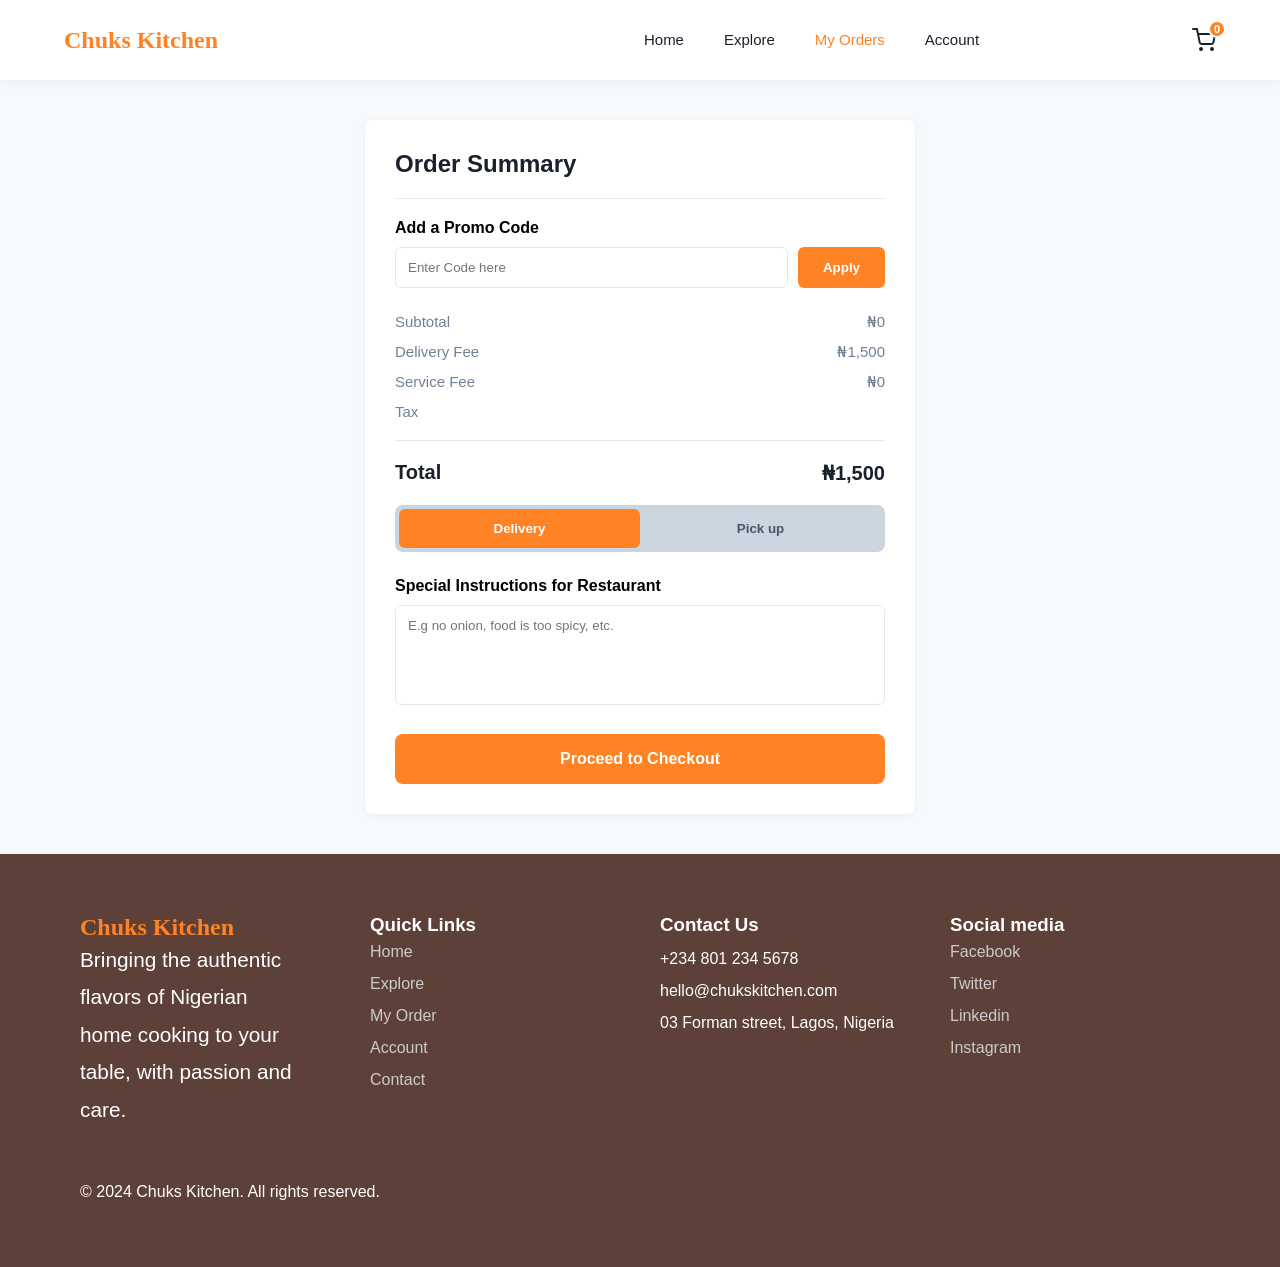
<file: order.html>
<!DOCTYPE html>
<html lang="en">
<head>
    <meta charset="UTF-8">
    <meta name="viewport" content="width=device-width, initial-scale=1.0">
    <title>My Order | Chuks Kitchen</title>
    <link rel="shortcut icon" href="./Images/Icons/logoo.png" type="image/x-icon">
    <link rel="stylesheet" href="./order.css">
</head>
<body>
    <header class="navbar">
        <nav class="nav-container">
            <div class="logo">Chuks Kitchen</div>
                <div class="menu-toggle" id="mobile-menu">
                    <span class="bar"></span>
                    <span class="bar"></span>
                    <span class="bar"></span>
                </div>
            <ul class="nav-links">
                <li><a href="Home.html">Home</a></li>
                <li><a href="Explore.html" >Explore</a></li>
                <li><a href="order.html" class="active">My Orders</a></li>
                <li><a href="#">Account</a></li>
            </ul>
            <div class="nav-actions">
                <a href="Cart.html" class="cart-link">
                    <svg width="24" height="24" viewBox="0 0 24 24" fill="none" stroke="currentColor" stroke-width="2" stroke-linecap="round" stroke-linejoin="round">
                        <circle cx="9" cy="21" r="1"></circle>
                        <circle cx="20" cy="21" r="1"></circle>
                        <path d="M1 1h4l2.68 13.39a2 2 0 0 0 2 1.61h9.72a2 2 0 0 0 2-1.61L23 6H6"></path>
                    </svg>
                    <span class="cart-count" id="cart-count">0</span>
                </a>
                
            </div>
            
        </nav>
    </header>

    <main class="order-container">
    <section class="order-card">
        <h2 class="order-title">Order Summary</h2>
        <hr class="divider">

        <div class="promo-section">
            <h3>Add a Promo Code</h3>
            <form class="promo-form">
                <input type="text" placeholder="Enter Code here" class="promo-input">
                <button type="submit" class="btn-apply">Apply</button>
            </form>
        </div>

        <div class="price-breakdown">
            <div class="price-row"><span>Subtotal</span><span id="summary-subtotal"></span></div>
            <div class="price-row"><span>Delivery Fee</span><span id="summary-delivery"></span></div>
            <div class="price-row"><span>Service Fee</span><span id="summary-service"></span></div>
            <div class="price-row"><span>Tax</span><span id="summary-tax"></span></div>
            <hr class="divider">
            <div class="total-row">
                <strong>Total</strong>
                <strong id="summary-total"></strong>
            </div>
        </div>

        <div class="fulfillment-toggle">
            <button class="toggle-btn active" id="deliveryBtn">Delivery</button>
            <button class="toggle-btn" id="pickupBtn">Pick up</button>
        </div>

        <div class="instructions-section">
            <h3>Special Instructions for Restaurant</h3>
            <textarea placeholder="E.g no onion, food is too spicy, etc."></textarea>
        </div>

        <button class="btn-checkout" onclick="document.location='delivery.html'" >Proceed to Checkout</button>
    </section>
</main>

<footer class="main-footer">
        <div class="footer-container">
            <div class="footer-brand">
                <h2 class="logo">Chuks Kitchen</h2>
                <p class="flavor-text">Bringing the authentic flavors of Nigerian home cooking to your table, with passion and care.</p>
            </div>
            <div class="footer-links">
                <h3>Quick Links</h3>
                <ul>
                    <li><a href="Home.html">Home</a></li>
                    <li><a href="Explore.html">Explore</a></li>
                    <li><a href="order.html">My Order</a></li>
                    <li><a href="#">Account</a></li>
                    <li><a href="#">Contact</a></li>
                </ul>
            </div>
            <div class="footer-contact">
                <h3>Contact Us</h3>
                <p>+234 801 234 5678</p>
                <p>hello@chukskitchen.com</p>
                <p>03 Forman street, Lagos, Nigeria</p>
            </div>
            <div class="footer-social">
                <h3>Social media</h3>
                <ul>
                    <li><a href="#">Facebook</a></li>
                    <li><a href="#">Twitter</a></li>
                    <li><a href="#">Linkedin</a></li>
                    <li><a href="#">Instagram</a></li>
                </ul>
            </div>
        </div>
        <div class="footer-right">
            <p>© 2024 Chuks Kitchen. All rights reserved.</p>
        </div>
    </footer>

    <script src="./order.js"></script>
    <script src="./cartBase.js"></script>
    <script src="./Explore.js"></script>
</body>
</html>
</file>
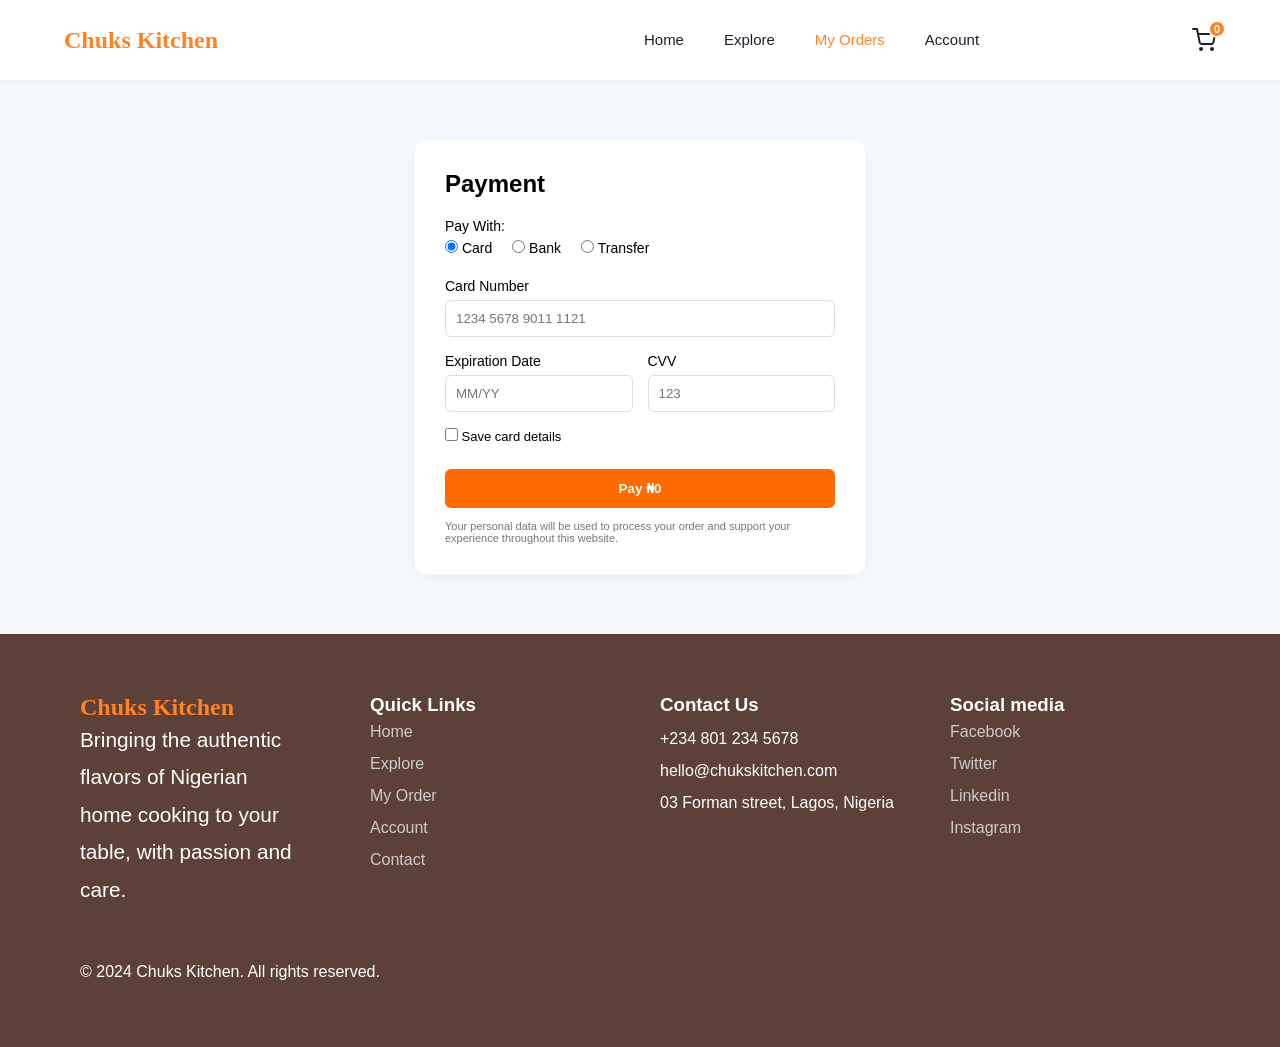
<file: Payment.html>
<!DOCTYPE html>
<html lang="en">
<head>
  <meta charset="UTF-8">
  <meta name="viewport" content="width=device-width, initial-scale=1.0">
  <title>Payment | Chuks Kitchen</title>
  <link rel="shortcut icon" href="./Images/Icons/logoo.png" type="image/x-icon">
  <link rel="stylesheet" href="./Payment.css">
</head>
<body>

  <header class="navbar">
        <nav class="nav-container">
            <div class="logo">Chuks Kitchen</div>
                <div class="menu-toggle" id="mobile-menu">
                    <span class="bar"></span>
                    <span class="bar"></span>
                    <span class="bar"></span>
                </div>
            <ul class="nav-links">
                <li><a href="Home.html">Home</a></li>
                <li><a href="Explore.html" >Explore</a></li>
                <li><a href="order.html" class="active">My Orders</a></li>
                <li><a href="#">Account</a></li>
            </ul>
            <div class="nav-actions">
                <a href="Cart.html" class="cart-link">
                    <svg width="24" height="24" viewBox="0 0 24 24" fill="none" stroke="currentColor" stroke-width="2" stroke-linecap="round" stroke-linejoin="round">
                        <circle cx="9" cy="21" r="1"></circle>
                        <circle cx="20" cy="21" r="1"></circle>
                        <path d="M1 1h4l2.68 13.39a2 2 0 0 0 2 1.61h9.72a2 2 0 0 0 2-1.61L23 6H6"></path>
                    </svg>
                    <span class="cart-count" id="cart-count">0</span>
                </a>
                
            </div>
            
        </nav>
    </header>

  
  <section class="payment-section">
    <div class="payment-card">
      <h2>Payment</h2>

      <form id="payment-form">

        
        <div class="form-group">
          <label>Pay With:</label>
          <div class="payment-options">
            <label><input type="radio" name="method" value="card" checked> Card</label>
            <label><input type="radio" name="method" value="bank"> Bank</label>
            <label><input type="radio" name="method" value="transfer"> Transfer</label>
          </div>
        </div>

        
        <div id="card-details">
          <div class="form-group">
            <label>Card Number</label>
            <input type="text" id="card-number" placeholder="1234 5678 9011 1121" maxlength="19">
          </div>

          <div class="row">
            <div class="form-group">
              <label>Expiration Date</label>
              <input type="text" id="expiry" placeholder="MM/YY" maxlength="5">
            </div>

            <div class="form-group">
              <label>CVV</label>
              <input type="text" id="cvv" placeholder="123" maxlength="3">
            </div>
          </div>

          <label class="save-card">
            <input type="checkbox"> Save card details
          </label>
        </div>

        <button type="submit" class="btn-pay" onclick="window.location.href='./confirmation.html.html'">
          Pay ₦<span id="payment-total">0</span>
        </button>

        <p class="privacy-text">
          Your personal data will be used to process your order and support your experience throughout this website.
        </p>

      </form>
    </div>
  </section>

  <footer class="main-footer">
        <div class="footer-container">
            <div class="footer-brand">
                <h2 class="logo">Chuks Kitchen</h2>
                <p class="flavor-text">Bringing the authentic flavors of Nigerian home cooking to your table, with passion and care.</p>
            </div>
            <div class="footer-links">
                <h3>Quick Links</h3>
                <ul>
                    <li><a href="Home.html">Home</a></li>
                    <li><a href="Explore.html">Explore</a></li>
                    <li><a href="order.html">My Order</a></li>
                    <li><a href="#">Account</a></li>
                    <li><a href="#">Contact</a></li>
                </ul>
            </div>
            <div class="footer-contact">
                <h3>Contact Us</h3>
                <p>+234 801 234 5678</p>
                <p>hello@chukskitchen.com</p>
                <p>03 Forman street, Lagos, Nigeria</p>
            </div>
            <div class="footer-social">
                <h3>Social media</h3>
                <ul>
                    <li><a href="#">Facebook</a></li>
                    <li><a href="#">Twitter</a></li>
                    <li><a href="#">Linkedin</a></li>
                    <li><a href="#">Instagram</a></li>
                </ul>
            </div>
        </div>
        <div class="footer-right">
            <p>© 2024 Chuks Kitchen. All rights reserved.</p>
        </div>
    </footer>

    <script src="./cartBase.js"></script>
    <script src="./Explore.js"></script>
    <script src="./Payment.js"></script>
</body>
</html>
</file>
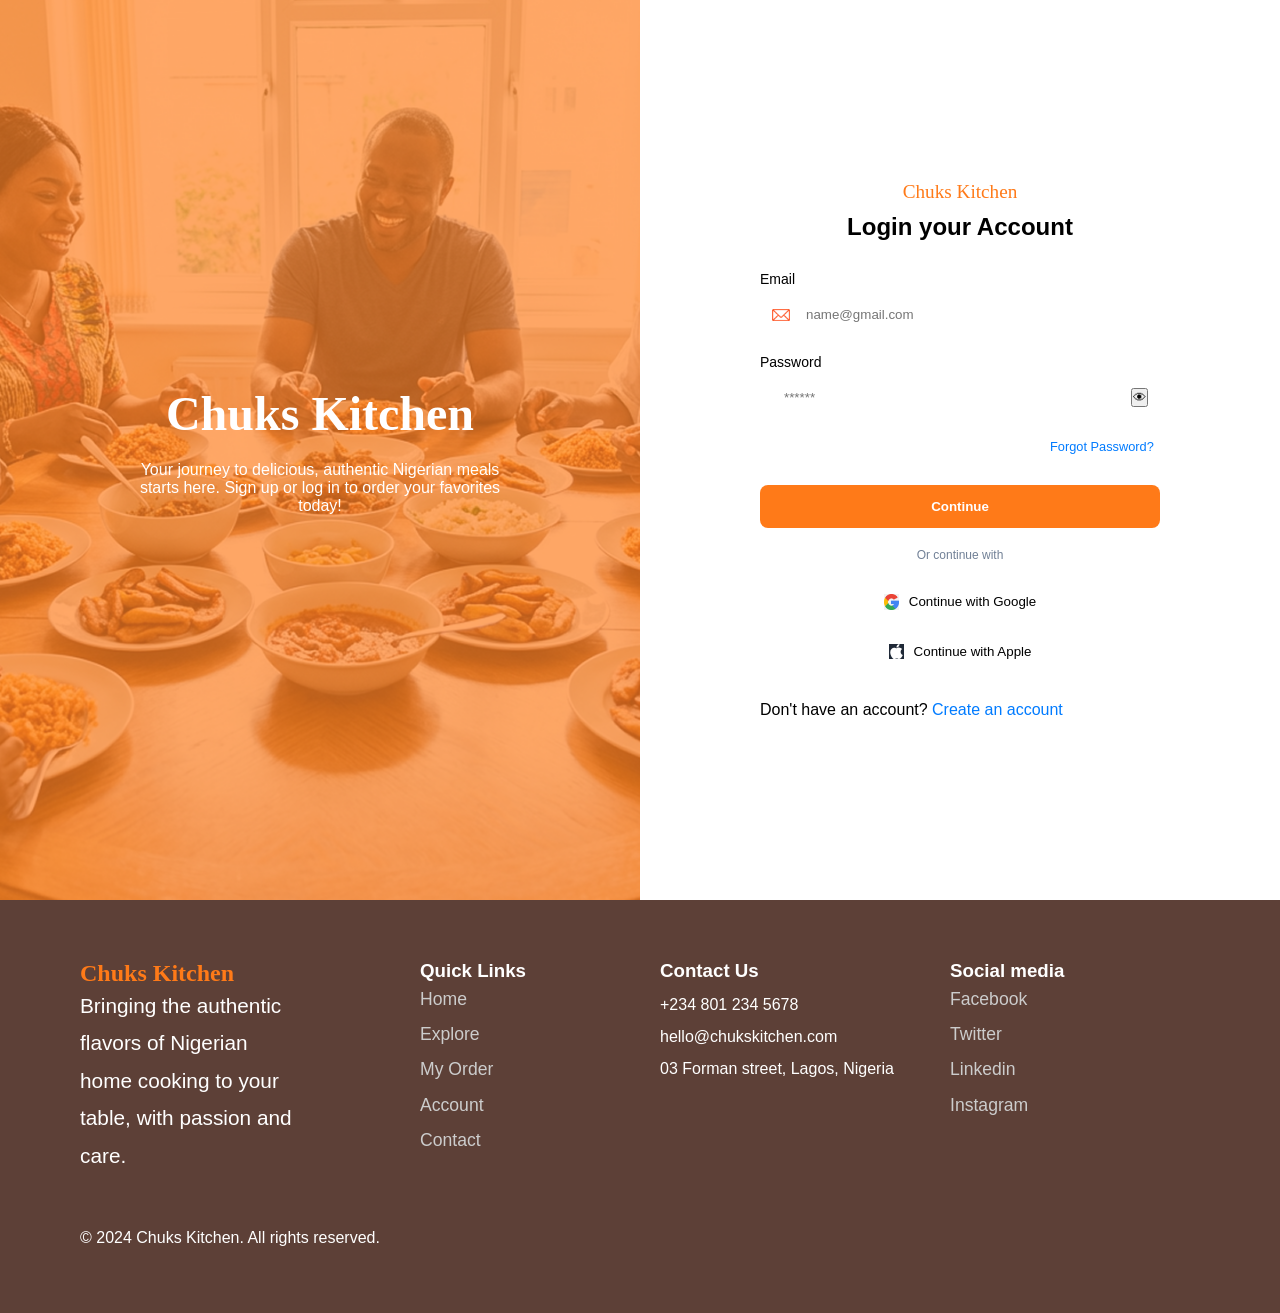
<file: SIgn-In.html>
<!DOCTYPE html>
<html lang="en">
<head>
    <meta charset="UTF-8">
    <meta name="viewport" content="width=device-width, initial-scale=1.0">
    <title>Sign In | Chuks Kitchen</title>
    <link rel="shortcut icon" href="./Images/Icons/logoo.png" type="image/x-icon">
    <link rel="stylesheet" href="./Sign-In.css">
</head>
<body>
    <main class="auth-container">
        <section class="auth-visual">
            <div class="overlay"></div>
            <div class="visual-text">
                <h1 class="logo-white">Chuks Kitchen</h1>
                <p>Your journey to delicious, authentic Nigerian meals starts here. Sign up or log in to order your favorites today!</p>
            </div>
        </section>
        <section class="auth-form-section">
            <div class="form-card">
                <header class="form-header">
                    <span class="logo-orange">Chuks Kitchen</span>
                    <h2>Login your Account</h2>
                </header>
                <form id="loginForm">
                    <div class="input-group">
                        <label for="email">Email</label>
                        <div class="input-wrapper">
                            <span class="icon"><img src="./Images/Icons/email-icon.png" alt="" class="email-icon"></span>
                            <input type="email" id="email" placeholder="name@gmail.com" required>
                        </div>
                    </div>
                    <div class="input-group">
                        <label for="password">Password</label>
                        <div class="input-wrapper">
                            <span class="icon"></span>
                            <input type="password" id="password" placeholder="******" required>
                            <button type="button" id="togglePassword" class="eye-icon">👁</button>
                        </div>
                        <a href="#" class="forgot-link">Forgot Password?</a>
                    </div>
                    <button type="submit" class="btn-continue" onclick="document.location='./Home.html'">Continue</button>
                </form>
                <div class="divider">Or continue with</div>
                <div class="social-btns">
                    <button class="btn-social"><img src="./Images/Icons/google-icon.png" alt="google-icon" class="google-icon"> Continue with Google</button>
                    <button class="btn-social"><img src="./Images/Icons/icon-apple.svg" alt="apple-icon" class="apple-icon" > Continue with Apple</button>
                </div>
                <p class="signup-prompt">Don't have an account? 
                    <a href="Sign-up.html" class="signup-account" >Create an account</a></p>
            </div>
        </section>
    </main>
    <footer class="main-footer">
        <div class="footer-container">
            <div class="footer-brand">
                <h2 class="logo">Chuks Kitchen</h2>
                <p class="flavor-text">Bringing the authentic flavors of Nigerian home cooking to your table, with passion and care.</p>
            </div>
            <div class="footer-links">
                <h3>Quick Links</h3>
                <ul>
                    <li><a href="Home.html">Home</a></li>
                    <li><a href="Explore.html">Explore</a></li>
                    <li><a href="order.html">My Order</a></li>
                    <li><a href="#">Account</a></li>
                    <li><a href="#">Contact</a></li>
                </ul>
            </div>
            <div class="footer-contact">
                <h3>Contact Us</h3>
                <p>+234 801 234 5678</p>
                <p>hello@chukskitchen.com</p>
                <p>03 Forman street, Lagos, Nigeria</p>
            </div>
            <div class="footer-social">
                <h3>Social media</h3>
                <ul>
                    <li><a href="#">Facebook</a></li>
                    <li><a href="#">Twitter</a></li>
                    <li><a href="#">Linkedin</a></li>
                    <li><a href="#">Instagram</a></li>
                </ul>
            </div>
        </div>
        <div class="footer-right">
            <p>© 2024 Chuks Kitchen. All rights reserved.</p>
        </div>
    </footer>

    <script src="./Sign-In.js"></script>
</body>
</html>
</file>
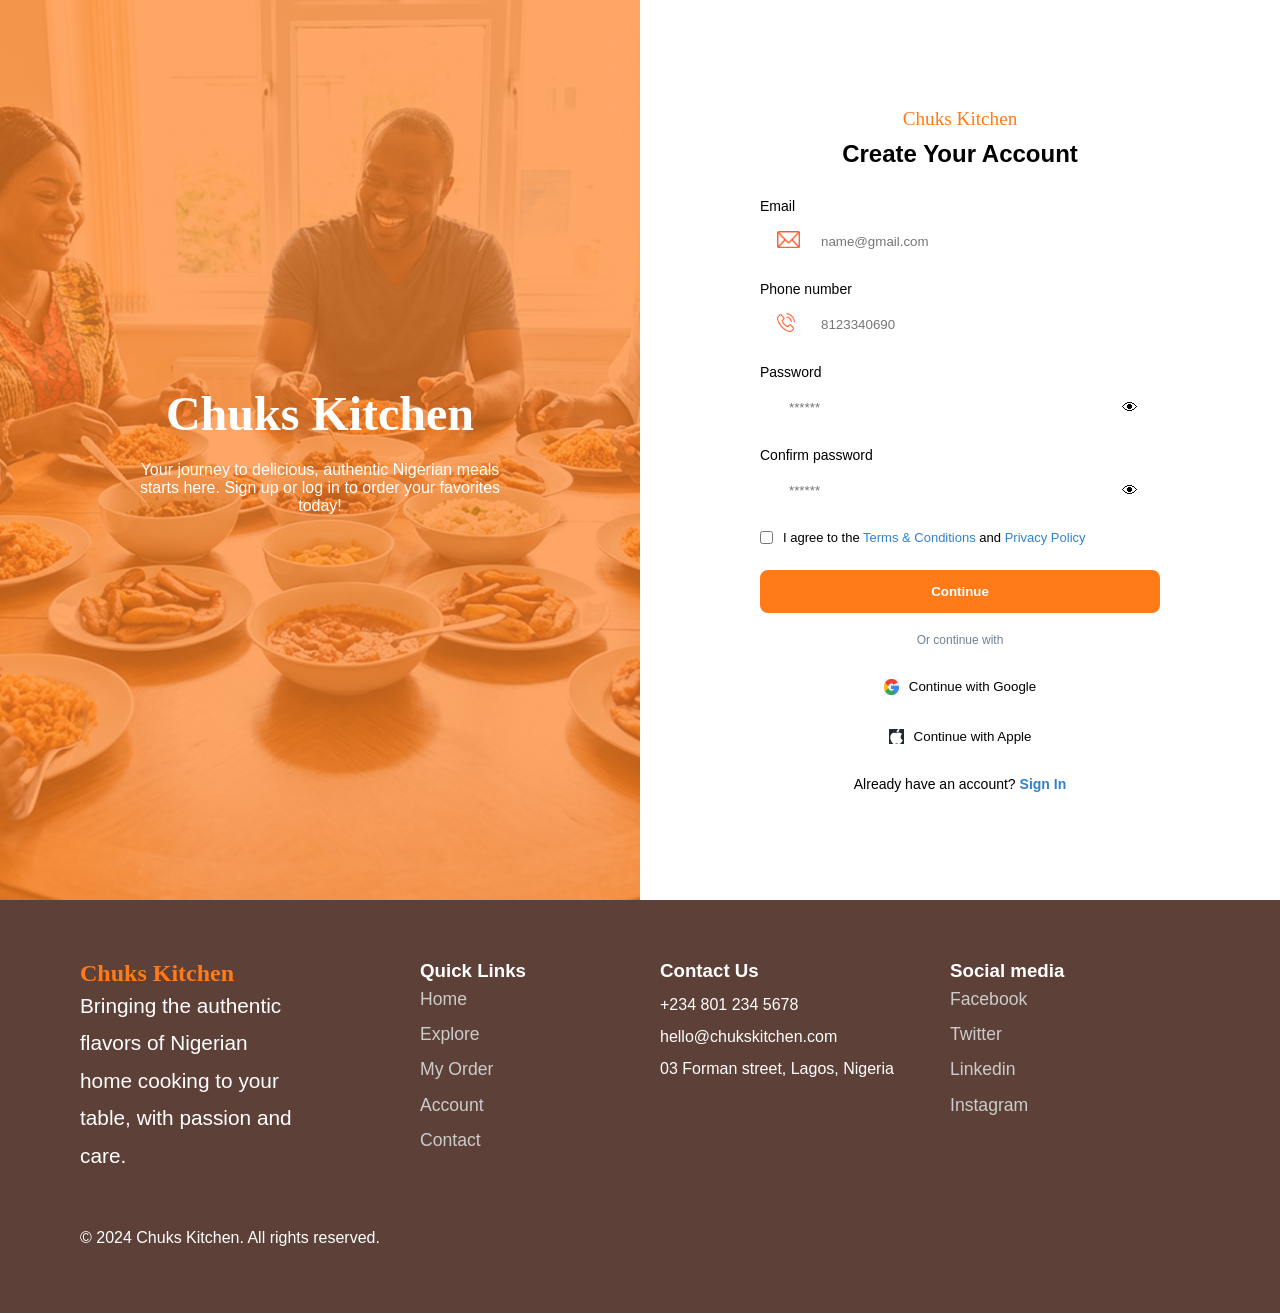
<file: Sign-up.html>
<!DOCTYPE html>
<html lang="en">
<head>
    <meta charset="UTF-8">
    <meta name="viewport" content="width=device-width, initial-scale=1.0">
    <title>Create Your Account | Chuks Kitchen</title>
    <link rel="shortcut icon" href="./Images/Icons/logoo.png" type="image/x-icon">
    <link rel="stylesheet" href="./Sign-up.css">
</head>
<body>

    <main class="auth-container">
        <section class="auth-visual">
            <div class="overlay"></div>
            <div class="visual-text">
                <h1 class="logo-white">Chuks Kitchen</h1>
                <p>Your journey to delicious, authentic Nigerian meals starts here. Sign up or log in to order your favorites today!</p>
            </div>
        </section>
        <section class="auth-form-section">
            <div class="form-card">
                <header class="form-header">
                    <span class="logo-orange">Chuks Kitchen</span>
                    <h2>Create Your Account</h2>
                </header>
                <form id="signUpForm">
                    <div class="input-group">
                        <label for="email">Email</label>
                        <div class="input-wrapper">
                            <span class="icon"><img src="./Images/Icons/email-icon.png" alt="" class="email-icon"></span>
                            <input type="email" id="email" placeholder="name@gmail.com" required>
                        </div>
                    </div>
                    <div class="input-group">
                        <label for="phone">Phone number</label>
                        <div class="input-wrapper">
                            <span class="icon"><img src="./Images/Icons/phone-icon.png" alt="" class="phone-icon"></span>
                            <input type="tel" id="phone" placeholder="8123340690" required>
                        </div>
                    </div>
                    <div class="input-group">
                        <label for="password">Password</label>
                        <div class="input-wrapper">
                            <span class="icon"></span>
                            <input type="password" id="password" placeholder="******" required>
                            <button type="button" class="toggle-pwd" data-target="password">👁</button>
                        </div>
                    </div>
                    <div class="input-group">
                        <label for="confirmPassword">Confirm password</label>
                        <div class="input-wrapper">
                            <span class="icon"></span>
                            <input type="password" id="confirmPassword" placeholder="******" required>
                            <button type="button" class="toggle-pwd" data-target="confirmPassword">👁</button>
                        </div>
                    </div>
                    <div class="terms-group">
                        <input type="checkbox" id="terms" required>
                        <label for="terms">I agree to the <a href="#">Terms & Conditions</a> and <a href="#">Privacy Policy</a></label>
                    </div>
                    <button type="submit" class="btn-continue" onclick="document.location='./SIgn-In.html'">Continue</button>
                </form>
                <div class="divider">Or continue with</div>

                <div class="social-btns">
                    <button class="btn-social"><img src="./Images/Icons/google-icon.png" alt="google-icon" class="google-icon"> Continue with Google</button>
                    <button class="btn-social"><img src="./Images/Icons/icon-apple.svg" alt="apple-icon" class="apple-icon"> Continue with Apple</button>
                </div>
                <p class="login-prompt">Already have an account? <a href="SIgn-In.html">Sign In</a></p>
            </div>
        </section>
    </main>
    <footer class="main-footer">
        <div class="footer-container">
            <div class="footer-brand">
                <h2 class="logo">Chuks Kitchen</h2>
                <p class="flavor-text">Bringing the authentic flavors of Nigerian home cooking to your table, with passion and care.</p>
            </div>
            <div class="footer-links">
                <h3>Quick Links</h3>
                <ul>
                    <li><a href="Home.html">Home</a></li>
                    <li><a href="Explore.html">Explore</a></li>
                    <li><a href="order.html">My Order</a></li>
                    <li><a href="#">Account</a></li>
                    <li><a href="#">Contact</a></li>
                </ul>
            </div>
            <div class="footer-contact">
                <h3>Contact Us</h3>
                <p>+234 801 234 5678</p>
                <p>hello@chukskitchen.com</p>
                <p>03 Forman street, Lagos, Nigeria</p>
            </div>
            <div class="footer-social">
                <h3>Social media</h3>
                <ul>
                    <li><a href="#">Facebook</a></li>
                    <li><a href="#">Twitter</a></li>
                    <li><a href="#">Linkedin</a></li>
                    <li><a href="#">Instagram</a></li>
                </ul>
            </div>
        </div>
        <div class="footer-right">
            <p>© 2024 Chuks Kitchen. All rights reserved.</p>
        </div>
    </footer>


    <script src="./Sign-up.js"></script>
</body>
</html>
</file>
<file: index.css>
:root {
    --primary-orange: #FF8225;
    --dark-brown: #5D4037;
    --text-main: #1f2937;
    --text-light: #4b5563;
    --white: #ffffff;
}

* { margin: 0; 
    padding: 0; 
    box-sizing: border-box; 
    font-family: 'Segoe UI', Tahoma, Geneva, Verdana, sans-serif; 
}

/* Hero Split Layout */
.hero {
    display: flex;
    min-height: 100vh;
}

.hero-image {
    flex: 1;
    overflow: hidden;
}

.hero-image img {
    width: 100%;
    height: 100%;
    object-fit: cover;
}

.hero-content {
    flex: 1;
    padding: 40px 80px;
    display: flex;
    flex-direction: column;
    justify-content: space-between;
}

/* Typography & Buttons */
h1 { 
    font-size: 2.5rem; 
    color: var(--text-main); 
    margin-bottom: 1rem; 
}
.top-nav{
    display: flex;
    flex-direction: row;
    justify-content: space-between;
}
.logo { 
    font-family: 'cursive', serif; 
    color: var(--primary-orange); 
    font-size: 1.5rem; 
}
.btn-outline{
    background: transparent;
    border: 2px solid #add8e6;
    color: #007bff;
    cursor: pointer;
    padding: 5px;
    border-radius: 8px;
    width: 20%;
}


/* Features List */
.features { 
    list-style: none; 
    margin: 30px 0; 
    display: grid; 
    grid-template-columns: 1fr 1fr; 
    gap: 15px;
}

.btn-primary {
    background: var(--primary-orange);
    color: white;
    border: none;
    padding: 15px 30px;
    border-radius: 8px;
    cursor: pointer;
    width: 100%;
    font-weight: bold;
}

.btn-secondary {
    background: transparent;
    border: 2px solid #add8e6;
    color: #007bff;
    cursor: pointer;
    padding: 15px 30px;
    border-radius: 8px;
    margin-top: 30px;
    width: 100%;
}
.hero-mini-footer{
    margin-left: 50px;
}
.hero-mini-footer a{
    text-decoration: none;
    padding: 10px;
    color: #007bff;
}

/* Main Footer */
.main-footer {
    background: var(--dark-brown);
    color: white;
    padding: 60px 80px;
    position: relative;
}

.footer-container {
    display: grid;
    grid-template-columns: 1fr 1fr 1fr 1fr;
    gap: 40px;
}
.flavor-text{
    width: 85%;
    font-size: 1.3rem;
    font-weight: 400;
    line-height: 1.8;
}
.footer-contact{
    margin-top: -8px;
    line-height: 2;
}
.footer-links ul, 
.footer-social ul { 
    list-style: none; 
}
.footer-links a, 
.footer-social a { 
    color: #ccc; 
    text-decoration: none; 
    line-height: 2; 
}
.footer-right p{
    margin-top: 50px;
    font-size: 1rem;
    line-height: 1.8;
}
.scroll-btn {
    position: absolute;
    bottom: 40px;
    right: 40px;
    background: #007bff;
    color: white;
    border: none;
    width: 40px;
    height: 40px;
    border-radius: 50%;
    cursor: pointer;
}

@media (max-width: 768px) {
    /* Stack the image on top of the content */
    .hero {
        flex-direction: column;
        min-height: auto;
    }

    .hero-image {
        height: 250px; /* Fixed height for the mobile header image */
    }

    .hero-content {
        padding: 30px 20px; /* Reduced padding for mobile screens */
        text-align: center; /* Center text for onboarding feel */
    }

    /* Top Nav: Logo and Sign In button alignment */
    .top-nav {
        justify-content: center;
        position: relative;
        margin-bottom: 40px;
    }

    .logo {
        font-size: 1.8rem;
        margin-top: 40px;
    }

    .btn-outline {
        position: absolute;
        top: -10px;
        right: 0;
        width: auto;
        padding: 8px 20px;
    }

    /* Typography */
    h1 {
        font-size: 1.8rem;
        line-height: 1.2;
    }

    /* Feature List: Stack vertically instead of 2-columns */
    .features {
        grid-template-columns: 1fr; /* Single column */
        text-align: left;
    }

    .feature-item {
        background: #F4F7F9;
        padding: 15px;
        border-radius: 10px;
        display: flex;
        align-items: center;
        gap: 15px;
        font-weight: 500;
    }

    .icon-box {
        background: #FFEDD5;
        padding: 8px;
        border-radius: 8px;
        color: var(--primary-orange);
    }

    /* CTA Buttons */
    .btn-secondary {
        margin-top: 15px; /* Tighter spacing for mobile */
    }

    .hero-mini-footer {
        margin-left: 0;
        margin-top: 20px;
    }
    footer{
        display: none;
    }
}
</file>
<file: cart.css>
:root {
    --primary-orange: #FF8225;
    --light-orange: #FFEDD5;
    --text-dark: #1A202C;
    --dark-brown: #5D4037;
    --text-gray: #718096;
    --bg-light: #F7FAFC;
    --white: #ffffff;
    --border-color: #E2E8F0;
}
* { margin: 0; 
    padding: 0; 
    box-sizing: border-box; 
    font-family: 'Inter', sans-serif; 
}
body {
    background-color: var(--bg-light);
    font-family: 'Inter', sans-serif;
    color: var(--text-dark);
}
/* Navigation Bar */
.navbar {
    height: 80px;
    display: flex;
    align-items: center;
    background: var(--white);
    box-shadow: 0 2px 10px rgba(0,0,0,0.05);
    position: sticky;
    top: 0;
    z-index: 1000;
}

.nav-container {
    width: 90%;
    max-width: 1200px;
    margin: 0 auto;
    display: flex;
    justify-content: space-between;
    align-items: center;
}
.logo { 
    font-family: 'cursive'; 
    color: var(--primary-orange); 
    font-size: 24px; 
    font-weight: bold; 
}
.nav-links { 
    display: flex; 
    list-style: none; 
    gap: 40px; 
}
.nav-links a { 
    text-decoration: none; 
    color: var(--text-dark); 
    font-weight: 500; 
    font-size: 15px; 
}
.nav-links a.active { 
    color: var(--primary-orange); 
}
/* Container for Cart + Login */
.nav-actions {
    display: flex;
    align-items: center;
    gap: 25px;
}

.cart-link {
    position: relative;
    color: var(--text-dark);
    display: flex;
    align-items: center;
    text-decoration: none;
    transition: color 0.3s;
}

.cart-link:hover {
    color: var(--primary-orange);
}

/* The notification count */
.cart-count {
    position: absolute;
    top: -8px;
    right: -10px;
    background: var(--primary-orange);
    color: white;
    font-size: 11px;
    font-weight: bold;
    width: 18px;
    height: 18px;
    border-radius: 50%;
    display: flex;
    align-items: center;
    justify-content: center;
    border: 2px solid white; 
}
.btn-login {
    background: var(--primary-orange);
    color: white;
    border: none;
    padding: 10px 35px;
    border-radius: 8px;
    font-weight: 600;
    cursor: pointer;
}

.cart-section {
    max-width: 1000px;
    margin: 40px auto;
    padding: 0 20px;
}

h2 {
    font-size: 24px;
    margin-bottom: 20px;
}

/* Individual Item Row */
.cart-details {
    display: flex;
    justify-content: space-between;
    background: white;
    border: 1px solid var(--border-color);
    padding: 15px 25px;
    margin-bottom: 1px; 
    gap: 20px;
}

.cart-details-img {
    width: 120px;
    height: 90px;
    object-fit: cover;
    border-radius: 8px;
}

.item-info {
    flex: 2;
}

.item-info {
    font-size: 20px;
    margin-top: 30px;
}

/* Controls Section */
.cart-controls {
    display: flex;
    align-items: center;
    gap: 25px;
}

.qty-btn {
    width: 30px;
    height: 30px;
    border-radius: 50%;
    border: none;
    background: #E2E8F0;
    color: var(--text-dark);
    font-weight: bold;
    cursor: pointer;
    display: flex;
    align-items: center;
    justify-content: center;
}

.qty-number {
    font-size: 24px;
    font-weight: 700;
}

.cart-price {
    font-size: 20px;
    font-weight: 700;
    color: var(--primary-orange);
    min-width: 100px;
    text-align: right;
    margin-top: 30px;
}

.btn-remove {
    background: var(--primary-orange);
    color: white;
    border: none;
    width: 24px;
    height: 24px;
    margin-top: 30px;
    border-radius: 4px;
    cursor: pointer;
    font-size: 14px;
}

.cart-footer {
    background: white;
    padding: 20px 25px;
    border: 1px solid var(--border-color);
    border-top: none;
}

.add-more-link {
    color: #3182CE;
    text-decoration: none;
    font-size: 14px;
}

.cart-summary {
    margin-top: 30px;
    display: flex;
    flex-direction: column;
    align-items: flex-end;
    gap: 15px;
}

.btn-checkout {
    background: var(--primary-orange);
    color: white;
    border: none;
    padding: 15px 40px;
    border-radius: 12px;
    font-weight: bold;
    font-size: 16px;
    cursor: pointer;
    width: 100%;
    max-width: 300px;
}
/* Main Footer */
.main-footer {
    background: var(--dark-brown);
    color: white;
    padding: 60px 80px;
    position: relative;
}

.footer-container {
    display: grid;
    grid-template-columns: 1fr 1fr 1fr 1fr;
    gap: 40px;
}
.flavor-text{
    width: 85%;
    font-size: 1.3rem;
    font-weight: 400;
    line-height: 1.8;
}
.footer-contact{
    margin-top: -8px;
    line-height: 2;
}
.footer-links ul, 
.footer-social ul { 
    list-style: none; 
}
.footer-links a, 
.footer-social a { 
    color: #ccc; 
    text-decoration: none; 
    line-height: 2; 
}
.footer-right p{
    margin-top: 50px;
    font-size: 1rem;
    line-height: 1.8;
}
.scroll-btn {
    position: absolute;
    bottom: 40px;
    right: 40px;
    background: #007bff;
    color: white;
    border: none;
    width: 40px;
    height: 40px;
    border-radius: 50%;
    cursor: pointer;
}


/* Mobile Responsiveness */
@media (max-width: 768px) {
    /* Navbar & Hamburger */
    .btn-login {
        display: none; /* Hide login button on mobile header */
    }
    .nav-links {
        display: none; /* Hide links initially; you can toggle this with JS later */
    }
    .nav-links {
        display: none; /* Keep hidden by default */
        flex-direction: column; /* Stack links vertically */
        position: absolute;
        top: 80px; /* Position right below the navbar */
        left: 0;
        width: 100%;
        background-color: white;
        padding: 20px 0;
        box-shadow: 0 10px 15px rgba(0,0,0,0.1);
        gap: 20px; /* Space between vertical items */
        text-align: center;
        z-index: 999;
    }
    /* This class is added by JavaScript when the hamburger is clicked */
    .nav-links.active {
        display: flex; 
        animation: slideDown 0.3s ease-out;
    }
    .nav-links li {
        width: 100%;
    }

    .nav-links a {
        display: block;
        padding: 15px 0;
        font-size: 18px; /* Larger text for mobile tapping */
        width: 100%;
    }

    /* Simple animation for a smooth entrance */
    @keyframes slideDown {
        from { opacity: 0; transform: translateY(-10px); }
        to { opacity: 1; transform: translateY(0); }
    }
    .menu-toggle.is-active .bar:nth-child(2) {
        opacity: 0;
    }

    .menu-toggle.is-active .bar:nth-child(1) {
        transform: translateY(8px) rotate(45deg);
    }

    .menu-toggle.is-active .bar:nth-child(3) {
        transform: translateY(-8px) rotate(-45deg);
    }
    .menu-toggle {
        display: block;
        cursor: pointer;
        
    }
    .menu-toggle .bar {
        display: block;
        width: 25px;
        height: 3px;
        margin: 5px auto;
        margin-left: 180px;
        background-color: var(--text-dark);
        transition: all 0.3s ease-in-out;
    }
    .cart-section {
        margin: 10px auto;
        padding: 0 10px;
    }

    /* To target Individual Card Container */
    .cart-details {
        display: grid;
        grid-template-columns: 100px 1fr; 
        grid-template-rows: auto auto;
        gap: 12px;
        padding: 12px;
        align-items: start;
        border-radius: 12px; 
        margin-bottom: 10px;
    }
    /* To target the image inside cart-details */
    .cart-details img {
        width: 100px; 
        height: 80px;
        grid-row: span 2;  
        object-fit: cover;
        border-radius: 8px;
    }
    /* Item Name & Description */
    .item-info {
        margin-top: 0;
        grid-column: 2;
    }
    .item-info h4 {
        font-size: 12px;
        margin-bottom: 4px;
    }

    .item-info p {
        font-size: 10px;
        color: var(--text-gray);
    }
    .cart-controls {
        grid-column: 2;
        display: flex;
        justify-content: space-evenly;
        align-items: center;
        gap: 0;
        width: 50%;
        margin-top: -18px;
    }
    .qty-number {
        font-size: 18px;
    }
    .cart-price {
        margin-top: -15px;
        font-size: 16px;
        flex-grow: 1;
        text-align: center;
        margin-left: 100px;
    }
    .btn-remove {
        margin-top: -20px;
        margin-left: 110px;
        background: var(--text-gray); 
        border-radius: 4px;
    }
    .btn-checkout {
        max-width: 100%;
        padding: 12px;
    }
    footer{
        display: none;
    }
}
</file>
<file: confirmation.css>
:root {
    --primary-orange: #FF8225;
    --light-orange: #FFEDD5;
    --text-dark: #1A202C;
    --dark-brown: #5D4037;
    --text-gray: #718096;
    --bg-light: #F7FAFC;
    --white: #ffffff;
    --border-color: #E2E8F0;
}
* { margin: 0; 
    padding: 0; 
    box-sizing: border-box; 
    font-family: 'Inter', sans-serif; 
}

body {
  background-color: var(--bg-light);
}
/* Navigation Bar */
.navbar {
    height: 80px;
    display: flex;
    align-items: center;
    background: var(--white);
    box-shadow: 0 2px 10px rgba(0,0,0,0.05);
    position: sticky;
    top: 0;
    z-index: 1000;
}

.nav-container {
    width: 90%;
    max-width: 1200px;
    margin: 0 auto;
    display: flex;
    justify-content: space-between;
    align-items: center;
}
.logo { 
    font-family: 'cursive'; 
    color: var(--primary-orange); 
    font-size: 24px; 
    font-weight: bold; 
}
.nav-links { 
    display: flex; 
    list-style: none; 
    gap: 40px; 
}
.nav-links a { 
    text-decoration: none; 
    color: var(--text-dark); 
    font-weight: 500; 
    font-size: 15px; 
}
.nav-links a.active { 
    color: var(--primary-orange); 
}
/* Container for Cart + Login */
.nav-actions {
    display: flex;
    align-items: center;
    gap: 25px;
}

.cart-link {
    position: relative;
    color: var(--text-dark);
    display: flex;
    align-items: center;
    text-decoration: none;
    transition: color 0.3s;
}

.cart-link:hover {
    color: var(--primary-orange);
}

/* The notification count */
.cart-count {
    position: absolute;
    top: -8px;
    right: -10px;
    background: var(--primary-orange);
    color: white;
    font-size: 11px;
    font-weight: bold;
    width: 18px;
    height: 18px;
    border-radius: 50%;
    display: flex;
    align-items: center;
    justify-content: center;
    border: 2px solid white; 
}
.btn-login {
    background: var(--primary-orange);
    color: white;
    border: none;
    padding: 10px 35px;
    border-radius: 8px;
    font-weight: 600;
    cursor: pointer;
}

/* Confirmation Section */
.confirmation-section {
  display: flex;
  justify-content: center;
  align-items: center;
  padding: 80px 20px;
}

.confirmation-card {
  text-align: center;
  background: white;
  padding: 40px;
  border-radius: 12px;
  width: 100%;
  max-width: 500px;
  box-shadow: 0 5px 25px rgba(0,0,0,0.05);
}

.success-icon img {
  width: 70px;
  height: 70px;
  background: #1e7e34;
  font-size: 24px; 
  color: white;
  border-radius: 50%;
  font-size: 35px;
  display: flex;
  justify-content: center;
  align-items: center;
  margin: 0 auto 20px;
}

.confirmation-card h3 {
  margin-bottom: 8px;
}

.confirmation-card p {
  font-size: 14px;
  color: #555;
  margin-bottom: 20px;
}

/* Loader dot */
.loader {
  width: 10px;
  height: 10px;
  background: #cce5d6;
  border-radius: 50%;
  margin: 15px auto;
  animation: pulse 1.5s infinite;
}

@keyframes pulse {
  0% { opacity: 0.3; transform: scale(1); }
  50% { opacity: 1; transform: scale(1.4); }
  100% { opacity: 0.3; transform: scale(1); }
}

.order-info h4 {
  margin: 20px 0;
}

.btn-primary {
  width: 100%;
  background: #ff6b00;
  color: white;
  border: none;
  padding: 12px;
  border-radius: 6px;
  margin-bottom: 10px;
  cursor: pointer;
  font-weight: bold;
}

.btn-secondary {
  width: 100%;
  background: #eee;
  border: none;
  padding: 10px;
  border-radius: 6px;
  margin-bottom: 10px;
  cursor: pointer;
}

.help-link {
  display: block;
  margin-top: 10px;
  font-size: 13px;
  color: #007bff;
  text-decoration: none;
}
/* Main Footer */
.main-footer {
    background: var(--dark-brown);
    color: white;
    padding: 60px 80px;
    position: relative;
}

.footer-container {
    display: grid;
    grid-template-columns: 1fr 1fr 1fr 1fr;
    gap: 40px;
}
.flavor-text{
    width: 85%;
    font-size: 1.3rem;
    font-weight: 400;
    line-height: 1.8;
}
.footer-contact{
    margin-top: -8px;
    line-height: 2;
}
.footer-links ul, 
.footer-social ul { 
    list-style: none; 
}
.footer-links a, 
.footer-social a { 
    color: #ccc; 
    text-decoration: none; 
    line-height: 2; 
}
.footer-right p{
    margin-top: 50px;
    font-size: 1rem;
    line-height: 1.8;
}
.scroll-btn {
    position: absolute;
    bottom: 40px;
    right: 40px;
    background: #007bff;
    color: white;
    border: none;
    width: 40px;
    height: 40px;
    border-radius: 50%;
    cursor: pointer;
}

/* Responsive */
@media (max-width: 768px) {
  /* Navbar & Hamburger */
    .btn-login {
        display: none; /* Hide login button on mobile header */
    }

    .nav-links {
        display: none; /* Hide links initially; you can toggle this with JS later */
    }
    .nav-links {
        display: none; /* Keep hidden by default */
        flex-direction: column; /* Stack links vertically */
        position: absolute;
        top: 80px; /* Position right below the navbar */
        left: 0;
        width: 100%;
        background-color: white;
        padding: 20px 0;
        box-shadow: 0 10px 15px rgba(0,0,0,0.1);
        gap: 20px; /* Space between vertical items */
        text-align: center;
        z-index: 999;
    }
    .nav-actions{
        display: none;
    }
    /* This class is added by JavaScript when the hamburger is clicked */
    .nav-links.active {
        display: flex; 
        animation: slideDown 0.3s ease-out;
    }

    .nav-links li {
        width: 100%;
    }

    .nav-links a {
        display: block;
        padding: 15px 0;
        font-size: 18px; /* Larger text for mobile tapping */
        width: 100%;
    }

    /* Simple animation for a smooth entrance */
    @keyframes slideDown {
        from { opacity: 0; transform: translateY(-10px); }
        to { opacity: 1; transform: translateY(0); }
    }
    .menu-toggle.is-active .bar:nth-child(2) {
        opacity: 0;
    }

    .menu-toggle.is-active .bar:nth-child(1) {
        transform: translateY(8px) rotate(45deg);
    }

    .menu-toggle.is-active .bar:nth-child(3) {
        transform: translateY(-8px) rotate(-45deg);
    }

    .menu-toggle {
        display: block;
        cursor: pointer;
        
    }

    .menu-toggle .bar {
        display: block;
        width: 25px;
        height: 3px;
        margin: 5px auto;
        margin-left: 180px;
        background-color: var(--text-dark);
        transition: all 0.3s ease-in-out;
    }
  .confirmation-card {
    padding: 25px;
  }
  footer{
        display: none;
    }
}
</file>
<file: delivery.css>
:root {
    --primary-orange: #FF8225;
    --light-orange: #FFEDD5;
    --text-dark: #1A202C;
    --dark-brown: #5D4037;
    --text-gray: #718096;
    --bg-light: #F7FAFC;
    --white: #ffffff;
    --border-color: #E2E8F0;
}
* { margin: 0; 
    padding: 0; 
    box-sizing: border-box; 
    font-family: 'Inter', sans-serif; 
}
body {
  background-color: #f4f4f4;
}

/* Navigation Bar */
.navbar {
    height: 80px;
    display: flex;
    align-items: center;
    background: var(--white);
    box-shadow: 0 2px 10px rgba(0,0,0,0.05);
    position: sticky;
    top: 0;
    z-index: 1000;
}

.nav-container {
    width: 90%;
    max-width: 1200px;
    margin: 0 auto;
    display: flex;
    justify-content: space-between;
    align-items: center;
}
.logo { 
    font-family: 'cursive'; 
    color: var(--primary-orange); 
    font-size: 24px; 
    font-weight: bold; 
}
.nav-links { 
    display: flex; 
    list-style: none; 
    gap: 40px; 
}
.nav-links a { 
    text-decoration: none; 
    color: var(--text-dark); 
    font-weight: 500; 
    font-size: 15px; 
}
.nav-links a.active { 
    color: var(--primary-orange); 
}
/* Container for Cart + Login */
.nav-actions {
    display: flex;
    align-items: center;
    gap: 25px;
}

.cart-link {
    position: relative;
    color: var(--text-dark);
    display: flex;
    align-items: center;
    text-decoration: none;
    transition: color 0.3s;
}

.cart-link:hover {
    color: var(--primary-orange);
}

/* The notification count */
.cart-count {
    position: absolute;
    top: -8px;
    right: -10px;
    background: var(--primary-orange);
    color: white;
    font-size: 11px;
    font-weight: bold;
    width: 18px;
    height: 18px;
    border-radius: 50%;
    display: flex;
    align-items: center;
    justify-content: center;
    border: 2px solid white; 
}
.btn-login {
    background: var(--primary-orange);
    color: white;
    border: none;
    padding: 10px 35px;
    border-radius: 8px;
    font-weight: 600;
    cursor: pointer;
}

/* Delivery Section */
.delivery-section {
  display: flex;
  justify-content: center;
  padding: 60px 20px;
}

.delivery-card {
  background: white;
  padding: 30px;
  width: 100%;
  max-width: 500px;
  border-radius: 10px;
  box-shadow: 0 5px 20px rgba(0,0,0,0.05);
}

.delivery-card h2 {
  margin-bottom: 20px;
}

/* Form */
.form-group {
  margin-bottom: 18px;
}

.form-group label {
  display: block;
  margin-bottom: 6px;
  font-size: 14px;
  font-weight: 500;
}

textarea,
input,
select {
  width: 100%;
  padding: 10px;
  border: 1px solid #ddd;
  border-radius: 6px;
  font-size: 14px;
}

textarea {
  resize: none;
  height: 70px;
}

.btn-submit {
  width: 100%;
  background-color: #ff6b00;
  color: white;
  padding: 12px;
  border: none;
  border-radius: 6px;
  cursor: pointer;
  font-weight: 600;
  margin-top: 10px;
}
/* Main Footer */
.main-footer {
    background: var(--dark-brown);
    color: white;
    padding: 60px 80px;
    position: relative;
}

.footer-container {
    display: grid;
    grid-template-columns: 1fr 1fr 1fr 1fr;
    gap: 40px;
}
.flavor-text{
    width: 85%;
    font-size: 1.3rem;
    font-weight: 400;
    line-height: 1.8;
}
.footer-contact{
    margin-top: -8px;
    line-height: 2;
}
.footer-links ul, 
.footer-social ul { 
    list-style: none; 
}
.footer-links a, 
.footer-social a { 
    color: #ccc; 
    text-decoration: none; 
    line-height: 2; 
}
.footer-right p{
    margin-top: 50px;
    font-size: 1rem;
    line-height: 1.8;
}
.scroll-btn {
    position: absolute;
    bottom: 40px;
    right: 40px;
    background: #007bff;
    color: white;
    border: none;
    width: 40px;
    height: 40px;
    border-radius: 50%;
    cursor: pointer;
}


/* Mobile Responsive */
@media (max-width: 768px) {
  /* Navbar & Hamburger */
    .btn-login {
        display: none; /* Hide login button on mobile header */
    }

    .nav-links {
        display: none; /* Hide links initially; you can toggle this with JS later */
    }
    .nav-links {
        display: none; /* Keep hidden by default */
        flex-direction: column; /* Stack links vertically */
        position: absolute;
        top: 80px; /* Position right below the navbar */
        left: 0;
        width: 100%;
        background-color: white;
        padding: 20px 0;
        box-shadow: 0 10px 15px rgba(0,0,0,0.1);
        gap: 20px; /* Space between vertical items */
        text-align: center;
        z-index: 999;
    }
    .nav-actions{
        display: none;
    }
    /* This class is added by JavaScript when the hamburger is clicked */
    .nav-links.active {
        display: flex; 
        animation: slideDown 0.3s ease-out;
    }

    .nav-links li {
        width: 100%;
    }

    .nav-links a {
        display: block;
        padding: 15px 0;
        font-size: 18px; /* Larger text for mobile tapping */
        width: 100%;
    }

    /* Simple animation for a smooth entrance */
    @keyframes slideDown {
        from { opacity: 0; transform: translateY(-10px); }
        to { opacity: 1; transform: translateY(0); }
    }
    .menu-toggle.is-active .bar:nth-child(2) {
        opacity: 0;
    }

    .menu-toggle.is-active .bar:nth-child(1) {
        transform: translateY(8px) rotate(45deg);
    }

    .menu-toggle.is-active .bar:nth-child(3) {
        transform: translateY(-8px) rotate(-45deg);
    }
    .menu-toggle {
        display: block;
        cursor: pointer;
        
    }

    .menu-toggle .bar {
        display: block;
        width: 25px;
        height: 3px;
        margin: 5px auto;
        margin-left: 180px;
        background-color: var(--text-dark);
        transition: all 0.3s ease-in-out;
    }
    

    .delivery-section {
        padding: 30px 15px;
    }

    .delivery-card {
        padding: 20px;
    }
    footer{
        display: none;
    }
  
}
</file>
<file: Explore.css>
:root {
    --primary-orange: #FF8225;
    --light-orange: #FFEDD5;
    --dark-brown: #5D4037;
    --text-dark: #1A202C;
    --bg-light: #F7F9FC;
    --white: #ffffff;
    
}

* { margin: 0; 
    padding: 0; 
    box-sizing: border-box; 
    font-family: 'Inter', sans-serif; 
}

/* Navigation Bar */
.navbar {
    height: 80px;
    display: flex;
    align-items: center;
    background: var(--white);
    box-shadow: 0 2px 10px rgba(0,0,0,0.05);
    position: sticky;
    top: 0;
    z-index: 1000;
}

.nav-container {
    width: 90%;
    max-width: 1200px;
    margin: 0 auto;
    display: flex;
    justify-content: space-between;
    align-items: center;
}
.logo { 
    font-family: 'cursive'; 
    color: var(--primary-orange); 
    font-size: 24px; 
    font-weight: bold; 
}
.nav-links { 
    display: flex; 
    list-style: none; 
    gap: 40px; 
}
.nav-links a { 
    text-decoration: none; 
    color: var(--text-dark); 
    font-weight: 500; 
    font-size: 15px; 
}
.nav-links a.active { 
    color: var(--primary-orange); 
}

.nav-actions {
    display: flex;
    align-items: center;
    gap: 25px;
}

.cart-link {
    position: relative;
    color: var(--text-dark);
    display: flex;
    align-items: center;
    text-decoration: none;
    transition: color 0.3s;
}

.cart-link:hover {
    color: var(--primary-orange);
}

/* The notification count */
.cart-count {
    position: absolute;
    top: -8px;
    right: -10px;
    background: var(--primary-orange);
    color: white;
    font-size: 11px;
    font-weight: bold;
    width: 18px;
    height: 18px;
    border-radius: 50%;
    display: flex;
    align-items: center;
    justify-content: center;
    border: 2px solid white; 
}
.btn-login {
    background: var(--primary-orange);
    color: white;
    border: none;
    padding: 10px 35px;
    border-radius: 8px;
    font-weight: 600;
    cursor: pointer;
}

/* Explore Hero Area */
.explore-hero {
    height: 500px;
    background: url(./Images/headers-img/Rectangle-3.jpg) center/cover no-repeat;
    position: relative;
    color: white;
}

.hero-overlay {
    position: absolute;
    top: 0; 
    left: 0; 
    width: 100%; 
    height: 100%;
    background: rgba(0, 0, 0, 0.4);
    display: flex;
    align-items: flex-end; 
    padding: 0 0 60px 10%;
}
.hero-text-content{
    position: absolute;
    top: 35%;
    left: 5%;
}
.explore-title { 
    font-size: 42px; 
    font-weight: 800; 
    margin-bottom: 10px; 
}
.explore-meta { 
    font-size: 18px; 
    display: flex; 
    gap: 10px; 
    align-items: center; 
}
.brand-sub { 
    opacity: 0.9; 
}
.rating { 
    font-weight: 600; 
}


.explore-layout {
    display: flex;
    gap: 40px;
    padding-top: 40px;
    align-items: flex-start;
}

.menu-bar {
    width: 100%;
    background: white;
    border-radius: 12px;
    margin-left: 30px;
    margin-bottom: 30px;
    padding: 24px 20px;
    box-shadow: 0 4px 6px -1px rgba(0, 0, 0, 0.1);
    position: sticky;
    top: 100px; /* Sticks the menu while scrolling the food list */
}

.title-bar {
    padding: 0 24px 16px 24px;
    font-size: 16px;
    font-weight: 700;
    color: var(--text-dark);
}

.category-list {
    list-style: none;
}

.category-item {
    padding: 14px 24px;
    cursor: pointer;
    font-size: 15px;
    color: var(--text-dark);
    transition: all 0.2s ease;
    border-left: 3px solid transparent;
}

/* Hover State */
.category-item:hover {
    background-color: var(--light-orange);
    color: var(--primary-orange);
}


.category-item.active {
    background-color: var(--light-orange);
    color: var(--text-dark);
    font-weight: 600;
    border-left: 3px solid var(--primary-orange);
}


.explore-grid {
    display: grid;
    grid-template-columns: repeat(3,1fr);
    gap: 24px;
    margin: 30px;
}

.compact-card {
    background: white;
    border-radius: 12px;
    overflow: hidden;
    box-shadow: 0 2px 8px rgba(0,0,0,0.05);
    border: 1px solid #edf2f7;
    transition: transform 0.2s ease;
}

.compact-card:hover {
    transform: translateY(-4px);
}

.card-img-container img {
    width: 100%;
    height: 180px;
    object-fit: cover;
}

.card-details {
    padding: 16px;
}

.card-details h4 {
    font-size: 16px;
    margin-bottom: 8px;
    color: #2D3748;
}

.card-details p {
    font-size: 13px;
    color: #718096;
    line-height: 1.4;
    height: 3.8em; /* Ensures uniform height for text */
    overflow: hidden;
    margin-bottom: 16px;
}

.card-row {
    display: flex;
    justify-content: space-between;
    align-items: center;
}

.price-tag {
    color: #FF8225;
    font-weight: 700;
    font-size: 14px;
}

.btn-add-circle {
    width: 32px;
    height: 32px;
    background-color: #FF8225;
    color: white;
    border: none;
    border-radius: 50%;
    font-size: 20px;
    line-height: 1;
    cursor: pointer;
    display: flex;
    align-items: center;
    justify-content: center;
    transition: background 0.2s;
}

.btn-add-circle:hover {
    background-color: #e66f1d;
    transform: scale(1.1);
}

/* Styling specific to the stacked sections */
.explore-results {
    margin-bottom: 50px;
    padding-top: 20px;
    border-top: 1px solid #edf2f7; /* Subtle divider between categories */
    scroll-margin-top: 180px; /* Adjusted to account for sticky menu height */
}

/* Ensure the category heading stands out */
.category-heading {
    font-size: 22px;
    color: var(--text-dark);
    margin-bottom: 25px;
    position: relative;
    padding-left: 15px;
    font-weight: 700;
    margin: 30px;
    
}

/* Design flourish: A small orange accent bar next to the title */
.category-heading::before {
    content: "";
    position: absolute;
    left: 0;
    top: 50%;
    transform: translateY(-50%);
    width: 4px;
    height: 20px;
    background: #FF8225;
    border-radius: 2px;
}

/* Hover effect for card images in this section */
.compact-card:hover 
.card-img-container img {
    transform: scale(1.05);
    transition: transform 0.4s ease;
}

/* Maintain consistent spacing between major sections */
#swallow {
    margin-top: 40px;
    padding-top: 30px;
    border-top: 1px solid #eee;
}

/* Ensure images have a consistent 'food-focused' aspect ratio */
.card-img-container {
    width: 100%;
    height: 180px; 
    overflow: hidden;
    background-color: #f0f0f0; 
}

.card-img-container img {
    width: 100%;
    height: 100%;
    object-fit: cover; /* This prevents stretching */
    transition: transform 0.3s ease;
}

/* Visual feedback on the add button */
.btn-add-circle:active {
    transform: scale(0.9);
}

/* Main Footer */
.main-footer {
    background: var(--dark-brown);
    color: white;
    padding: 60px 80px;
    position: relative;
}

.footer-container {
    display: grid;
    grid-template-columns: 1fr 1fr 1fr 1fr;
    gap: 40px;
}
.flavor-text{
    width: 85%;
    font-size: 1.3rem;
    font-weight: 400;
    line-height: 1.8;
}
.footer-contact{
    margin-top: -8px;
    line-height: 2;
}
.footer-links ul, 
.footer-social ul { 
    list-style: none; 
}
.footer-links a, 
.footer-social a { 
    color: #ccc; 
    text-decoration: none; 
    line-height: 2; 
}
.footer-right p{
    margin-top: 50px;
    font-size: 1rem;
    line-height: 1.8;
}
.scroll-btn {
    position: absolute;
    bottom: 40px;
    right: 40px;
    background: #007bff;
    color: white;
    border: none;
    width: 40px;
    height: 40px;
    border-radius: 50%;
    cursor: pointer;
}

/* Mobile Responsiveness  */
@media (max-width: 768px) {
    /* Navbar & Hamburger */
    .btn-login {
        display: none; 
    }

    .nav-links {
        display: none; /
    }
    .nav-links {
        display: none; /* Keep hidden by default */
        flex-direction: column; /* Stack links vertically */
        position: absolute;
        top: 80px; /* Position right below the navbar */
        left: 0;
        width: 100%;
        background-color: white;
        padding: 20px 0;
        box-shadow: 0 10px 15px rgba(0,0,0,0.1);
        gap: 20px; /* Space between vertical items */
        text-align: center;
        z-index: 999;
    }

    /* This class is added by JavaScript when the hamburger is clicked */
    .nav-links.active {
        display: flex; 
        animation: slideDown 0.3s ease-out;
    }

    .nav-links li {
        width: 100%;
    }

    .nav-links a {
        display: block;
        padding: 15px 0;
        font-size: 18px; /* Larger text for mobile tapping */
        width: 100%;
    }

    /* Simple animation for a smooth entrance */
    @keyframes slideDown {
        from { opacity: 0; transform: translateY(-10px); }
        to { opacity: 1; transform: translateY(0); }
    }
    .menu-toggle.is-active .bar:nth-child(2) {
        opacity: 0;
    }

    .menu-toggle.is-active .bar:nth-child(1) {
        transform: translateY(8px) rotate(45deg);
    }

    .menu-toggle.is-active .bar:nth-child(3) {
        transform: translateY(-8px) rotate(-45deg);
    }

    .menu-toggle {
        display: block;
        cursor: pointer;
        margin-left: 150px;
    }

    .menu-toggle .bar {
        display: block;
        width: 25px;
        height: 3px;
        margin: 5px auto;
        background-color: var(--text-dark);
        transition: all 0.3s ease-in-out;
    }

    .explore-hero {
        height: 60vh; 
        background-position: center;
    }

    .hero-overlay {
        padding: 0;
        align-items: center; 
        justify-content: center;
        text-align: center;
    }

    .hero-text-content {
        /* Reset absolute positioning from desktop to center the text */
        position: relative;
        top: unset;
        left: unset;
        width: 90%; 
        margin: 0 auto;
    }

    .explore-title {
        font-size: 32px; 
        margin-bottom: 5px;
        line-height: 1.2;
    }

    .explore-meta {
        font-size: 14px; 
        flex-direction: column; /* Stacks text vertically if it gets too long */
        gap: 5px;
        justify-content: center;
    }

    .brand-sub {
        display: block; /* Ensures it sits on its own line if stacked */
        font-weight: 400;
    }

    .rating {
        display: inline-block;
        color: #fff;
    }
    .explore-layout {
        flex-direction: column; /* Stack categories above food */
        gap: 0;
        padding-top: 0;
    }

    .menu-bar {
        width: 100%;
        margin-left: 0;
        margin-bottom: 20px;
        padding: 20px 0; /* Vertical padding only */
        border-radius: 0; /* Full width look */
        box-shadow: none; /* Cleaner mobile appearance */
        position: relative; /* Removes sticky for top-of-page flow */
        top: 0;
    }

    .title-bar {
        padding: 0 20px 15px 20px;
        font-size: 18px; /* Slightly larger for mobile headers */
    }

    .category-list {
        display: flex;
        flex-direction: column;
    }

    .category-item {
        list-style: none;
        padding: 15px 20px;
        font-size: 16px;
        color: #1A202C;
        border-bottom: 1px solid #F7FAFC; /* Light divider */
        cursor: pointer;
        transition: background 0.2s ease;
    }

    .category-item.active {
        background: #FFEDD5; /* Very light orange background */
        color: #1A202C;
        border-left: 4px solid var(--primary-orange); 
        font-weight: 600;
    }
    
    .explore-results {
        padding: 0 15px;
        margin-bottom: 30px;
    }

    .category-heading {
        font-size: 20px;
        margin: 20px 0 15px;
        color: #1A202C;
    }

    /* Stack cards in a single column */
    .explore-grid {
        display: flex;
        flex-direction: column;
        gap: 15px;
    }

    
    .compact-card {
        display: flex;
        flex-direction: row; /* Horizontal alignment */
        background: #FFFFFF;
        border-radius: 12px;
        overflow: hidden;
        padding: 10px;
        box-shadow: 0 2px 8px rgba(0, 0, 0, 0.05);
        align-items: center;
        gap: 15px;
    }

    .card-img-container {
        flex: 0 0 100px; /* Fixed width for the image */
        height: 100px;
    }

    .card-img-container img {
        width: 100%;
        height: 100%;
        object-fit: cover;
        border-radius: 8px;
    }

    .card-details {
        flex: 1; /* Take remaining space */
        padding: 0;
    }

    .card-details h4 {
        font-size: 16px;
        margin-bottom: 4px;
        color: #1A202C;
    }

    .card-details p {
        font-size: 12px;
        color: #718096;
        line-height: 1.4;
        margin-bottom: 8px;
        /* Limit to 2 lines of text */
        display: -webkit-box;
        -webkit-line-clamp: 2;
        line-clamp: 2;
        -webkit-box-orient: vertical;
        overflow: hidden;
    }

    .card-row {
        display: flex;
        justify-content: space-between;
        align-items: center;
    }

    .price-tag {
        font-size: 15px;
        font-weight: 700;
        color: var(--primary-orange);
    }

    .btn-add-circle {
        width: 28px;
        height: 28px;
        background: var(--primary-orange);
        color: white;
        border: none;
        border-radius: 50%;
        font-size: 18px;
        display: flex;
        align-items: center;
        justify-content: center;
        cursor: pointer;
    }
    footer{
        display: none;
    }
}
</file>
<file: Home.css>
:root {
    --primary-orange: #FF8225;
    --dark-brown: #5D4037;
    --text-dark: #333;
    --text-main: #1f2937;
    --text-light: #4b5563;
    --white: #ffffff;
}

* { 
    margin: 0; 
    padding: 0; 
    box-sizing: border-box; 
    font-family: 'Inter', sans-serif; 
}

/* Navbar */
.navbar {
    height: 80px;
    display: flex;
    align-items: center;
    background: var(--white);
    box-shadow: 0 2px 10px rgba(0,0,0,0.05);
    position: sticky;
    top: 0;
    z-index: 1000;
}

.nav-container {
    width: 90%;
    max-width: 1200px;
    margin: 0 auto;
    display: flex;
    justify-content: space-between;
    align-items: center;
}

.logo { 
    font-family: 'cursive'; 
    color: var(--primary-orange); 
    font-size: 24px; 
    font-weight: bold; 
}

.nav-links { 
    display: flex; 
    list-style: none; 
    gap: 40px; 
}
.nav-links a { 
    text-decoration: none; 
    color: var(--text-dark); 
    font-weight: 500; 
    font-size: 15px; 
}
.nav-links a.active { 
    color: var(--primary-orange); 
}
/* Container for Cart + Login */
.nav-actions {
    display: flex;
    align-items: center;
    gap: 25px;
}

.cart-link {
    position: relative;
    color: var(--text-dark);
    display: flex;
    align-items: center;
    text-decoration: none;
    transition: color 0.3s;
}

.cart-link:hover {
    color: var(--primary-orange);
}

/* The notification count */
.cart-count {
    position: absolute;
    top: -8px;
    right: -10px;
    background: var(--primary-orange);
    color: white;
    font-size: 11px;
    font-weight: bold;
    width: 18px;
    height: 18px;
    border-radius: 50%;
    display: flex;
    align-items: center;
    justify-content: center;
    border: 2px solid white; 
}
.btn-login {
    display: none;
}

/* Hero Section */
.hero-home {
    height: 500px;
    background: url(./Images/headers-img/Rectangle-5.jpg) center/cover no-repeat;
    position: relative;
    color: white;
}

.hero-overlay {
    height: 100%;
    background: rgba(0, 0, 0, 0.4); /* Darkens image for text readability */
    display: flex;
    align-items: center;
    padding-left: 10%;
}

.hero-content h1 { 
    font-size: 48px; 
    max-width: 600px; 
    margin-bottom: 20px; 
}
.hero-content p { 
    font-size: 20px; 
    margin-bottom: 30px; 
}

.btn-discover {
    background: var(--primary-orange);
    color: white;
    border: none;
    padding: 15px 30px;
    border-radius: 10px;
    font-weight: bold;
    cursor: pointer;
}

/* Floating Search Bar */
.search-container {
    display: flex;
    justify-content: center;
    margin-top: -30px; /* Pulls it up onto the hero image */
    position: relative;
    z-index: 10;
}

.search-box {
    background: white;
    width: 70%;
    max-width: 800px;
    height: 60px;
    border-radius: 12px;
    display: flex;
    align-items: center;
    padding: 0 25px;
    box-shadow: 0 8px 30px rgba(0,0,0,0.15);
}

.search-box input {
    border: none;
    width: 100%;
    height: 100%;
    outline: none;
    font-size: 16px;
    padding-left: 15px;
}

.search-icon { 
    display: flex;
    align-items: center;
    justify-content: center;
}
.categories-section {
    padding: 60px 0;
    background-color: #F7F9FC; 
}

.container {
    width: 90%;
    max-width: 1200px;
    margin: 0 auto;
    text-align: center;
}

.section-title {
    font-size: 28px;
    color: #2D3748;
    margin-bottom: 40px;
    font-weight: 700;
}

/* The Grid */
.category-grid {
    display: grid;
    grid-template-columns: repeat(3, 1fr); /* 3 columns */
    gap: 30px;
}

/* The Card */
.category-card {
    background: #ffffff;
    border-radius: 16px;
    overflow: hidden;
    box-shadow: 0 4px 15px rgba(0, 0, 0, 0.05);
    transition: transform 0.3s ease, box-shadow 0.3s ease;
    cursor: pointer;
}

.category-card:hover {
    transform: translateY(-5px);
    box-shadow: 0 8px 25px rgba(0, 0, 0, 0.1);
}

.card-image {
    width: 100%;
    height: 200px;
    overflow: hidden;
}

.card-image img {
    width: 100%;
    height: 100%;
    object-fit: cover;
}

.card-content {
    padding: 25px;
}

.card-content h3 {
    font-size: 18px;
    color: #4A5568;
    font-weight: 600;
}
.view-all-container {
    width: 100%;
    display: flex;
    justify-content: center;
    padding: 20px; /* More generous spacing for desktop */
    margin-top: 50px;
}

.view-all-link {
    color: #3182CE;
    text-decoration: none;
    font-size: 18px; /* Slightly larger for desktop */
    font-weight: 600;
    position: relative;
    transition: color 0.3s ease;
}

/* Hover effect: Subtle underline slide-in */
.view-all-link::after {
    content: '';
    position: absolute;
    width: 0;
    height: 2px;
    bottom: -5px;
    left: 0;
    background-color: #3182CE;
    transition: width 0.3s ease;
}

.view-all-link:hover {
    color: #2b6cb0; /* Slightly darker blue on hover */
}

.view-all-link:hover::after {
    width: 100%;
}

/* 2nd section */
.specials-section {
    padding: 60px 0;
    background-color: #F7F9FC;
}

.specials-grid {
    display: grid;
    grid-template-columns: repeat(auto-fit, minmax(320px, 1fr));
    gap: 30px;
    margin-top: 40px;
}

.food-card {
    background: #fff;
    border-radius: 16px;
    overflow: hidden;
    box-shadow: 0 4px 12px rgba(0,0,0,0.05);
    display: flex;
    flex-direction: column;
}

.food-image img {
    width: 100%;
    height: 220px;
    object-fit: cover;
}

.food-info {
    padding: 20px;
    display: flex;
    flex-direction: column;
    flex-grow: 1; /* Pushes footer to the bottom */
}

.food-info h3 {
    font-size: 18px;
    color: #2D3748;
    margin-bottom: 10px;
}

.description {
    font-size: 14px;
    color: #718096;
    line-height: 1.5;
    margin-bottom: 20px;
}

.card-footer {
    display: flex;
    justify-content: space-between;
    align-items: center;
    margin-top: auto; /* Aligns footer to the bottom of the card */
}

.price {
    font-weight: 700;
    color: #FF8225;
    font-size: 16px;
}

.btn-add {
    background-color: #FF8225;
    color: white;
    border: none;
    padding: 10px 20px;
    border-radius: 8px;
    font-weight: 600;
    cursor: pointer;
    transition: background 0.2s;
}

.btn-add:hover {
    background-color: #e66f1d;
}
/* Base styling for the View All link */
.view-all-specials {
    color: #3182CE;
    text-decoration: none;
    font-size: 18px;
    font-weight: 600;
    transition: all 0.3s ease;
    position: relative;
}

/* Desktop Hover Effect */
.view-all-specials:hover {
    color: #2b6cb0;
    text-decoration: underline;
}

/* New Additions Section */
.new-additions {
    height: 450px;
    background: url(./Images/headers-img/Rectangle-2.jpg) center/cover no-repeat;
    position: relative;
    color: white;
}

.overlay-dark {
    height: 100%;
    background: rgba(0, 0, 0, 0.5); /* Immersive dark overlay */
    display: flex;
    align-items: center;
    padding: 0 80px;
}

.new-content { max-width: 600px; }
.new-content h1 { font-size: 36px; margin-bottom: 15px; }
.new-content p { font-size: 18px; margin-bottom: 25px; color: #E2E8F0; }

.btn-discover-alt {
    background: #FF8225;
    color: white;
    border: none;
    padding: 12px 25px;
    border-radius: 8px;
    font-weight: 600;
    cursor: pointer;
}
/* Main Footer */
.main-footer {
    background: var(--dark-brown);
    color: white;
    padding: 60px 80px;
    position: relative;
}

.footer-container {
    display: grid;
    grid-template-columns: 1fr 1fr 1fr 1fr;
    gap: 40px;
}
.flavor-text{
    width: 85%;
    font-size: 1.3rem;
    font-weight: 400;
    line-height: 1.8;
}
.footer-contact{
    margin-top: -8px;
    line-height: 2;
}
.footer-links ul, 
.footer-social ul { 
    list-style: none; 
}
.footer-links a, 
.footer-social a { 
    color: #ccc; 
    text-decoration: none; 
    line-height: 2; 
}
.footer-right p{
    margin-top: 50px;
    font-size: 1rem;
    line-height: 1.8;
}
.scroll-btn {
    position: absolute;
    bottom: 40px;
    right: 40px;
    background: #007bff;
    color: white;
    border: none;
    width: 40px;
    height: 40px;
    border-radius: 50%;
    cursor: pointer;
}
/* Mobile Responsiveness */
@media (max-width: 900px) {
    .category-grid {
        grid-template-columns: repeat(2, 1fr); /* 2 columns for tablets */
    }
}

@media (max-width: 600px) {
    .category-grid {
        grid-template-columns: 1fr; /* 1 column for phones */
    }
}
@media (max-width: 768px) {
    /* 1. Navbar & Hamburger */
    .btn-login {
        display: none;
    }
    .nav-actions {
        gap: 15px;
    }
    .cart-link{
        display: block;
    }
    
    .nav-links {
        display: none; /* Hide links initially; you can toggle this with JS later */
    }
    .nav-links {
        display: none; /* Keep hidden by default */
        flex-direction: column; /* Stack links vertically */
        position: absolute;
        top: 80px; /* Position right below the navbar */
        left: 0;
        width: 100%;
        background-color: white;
        padding: 20px 0;
        box-shadow: 0 10px 15px rgba(0,0,0,0.1);
        gap: 20px; /* Space between vertical items */
        text-align: center;
        z-index: 999;
    }

    /* This class is added by JavaScript when the hamburger is clicked */
    .nav-links.active {
        display: flex; 
        animation: slideDown 0.3s ease-out;
    }

    .nav-links li {
        width: 100%;
    }

    .nav-links a {
        display: block;
        padding: 15px 0;
        font-size: 18px; /* Larger text for mobile tapping */
        width: 100%;
    }

    /* Simple animation for a smooth entrance */
    @keyframes slideDown {
        from { opacity: 0; transform: translateY(-10px); }
        to { opacity: 1; transform: translateY(0); }
    }
    .menu-toggle.is-active .bar:nth-child(2) {
        opacity: 0;
    }

    .menu-toggle.is-active .bar:nth-child(1) {
        transform: translateY(8px) rotate(45deg);
    }

    .menu-toggle.is-active .bar:nth-child(3) {
        transform: translateY(-8px) rotate(-45deg);
    }

    .menu-toggle {
        display: block;
        cursor: pointer;
        margin-left: 150px;
    }

    .menu-toggle .bar {
        display: block;
        width: 25px;
        height: 3px;
        margin: 5px auto;
        background-color: var(--text-dark);
        transition: all 0.3s ease-in-out;
    }

    /* 2. Hero Section Scaling */
    .hero-home {
        height: 80vh; /* Make it taller on mobile to show more of the food */
    }

    .hero-overlay {
        padding-left: 5%;
        padding-right: 5%;
        justify-content: center;
        text-align: left; 
    }

    .hero-content h1 {
        font-size: 2.2rem; /* Scaled down from 48px */
        line-height: 1.2;
    }

    .hero-content p {
        font-size: 1rem;
        margin-bottom: 20px;
    }

    .btn-discover {
        width: 100%; /* Full width button for easier tapping */
        max-width: 280px;
    }

    /* 3. Search Bar Adjustment */
    .search-container {
        margin-top: -35px;
        padding: 0 15px;
    }

    .search-box {
        width: 100%; /* Fill the screen width */
        height: 55px;
        padding: 0 15px;
    }

    .search-box input {
        font-size: 14px; /* Slightly smaller text for mobile */
    }
    .view-all-container {
        width: 100%;
        text-align: center;
        padding: 30px 0 50px; /* Top padding for breathing room, bottom for footer gap */
    }

    .view-all-link {
        color: #3182CE; 
        text-decoration: none;
        font-size: 16px;
        font-weight: 500;
        transition: opacity 0.2s ease;
    }
    .view-all-link::after {
        display: none;
    }

    .view-all-link:active {
        opacity: 0.7; /* Feedback for mobile touch */
    }
    .view-all-container {
        padding: 30px 0 40px; /* Tighter padding for mobile */
    }
    .view-all-specials {
        font-size: 15px; /* Slightly smaller for mobile screens */
        font-weight: 500;
        display: inline-block;
        padding: 10px 0;
    }
    /* This ensures the 'View All' link container matches that background */
    .specials-section + .view-all-container {
        background-color: transparent; 
        padding-top: 10px;
        padding-bottom: 40px;
    }
    
    footer{
        display: none;
    }
}
</file>
<file: order.css>
:root {
    --primary-orange: #FF8225;
    --light-orange: #FFEDD5;
    --text-dark: #1A202C;
    --dark-brown: #5D4037;
    --text-gray: #718096;
    --bg-light: #F7FAFC;
    --white: #ffffff;
    --border-color: #E2E8F0;
}
* { margin: 0; 
    padding: 0; 
    box-sizing: border-box; 
    font-family: 'Inter', sans-serif; 
}
body {
    background-color: var(--bg-light);
    font-family: 'Inter', sans-serif;
    margin: 0;
    padding: 0;
}
/* Navigation Bar */
.navbar {
    height: 80px;
    display: flex;
    align-items: center;
    background: var(--white);
    box-shadow: 0 2px 10px rgba(0,0,0,0.05);
    position: sticky;
    top: 0;
    z-index: 1000;
}

.nav-container {
    width: 90%;
    max-width: 1200px;
    margin: 0 auto;
    display: flex;
    justify-content: space-between;
    align-items: center;
}
.logo { 
    font-family: 'cursive'; 
    color: var(--primary-orange); 
    font-size: 24px; 
    font-weight: bold; 
}
.nav-links { 
    display: flex; 
    list-style: none; 
    gap: 40px; 
}
.nav-links a { 
    text-decoration: none; 
    color: var(--text-dark); 
    font-weight: 500; 
    font-size: 15px; 
}
.nav-links a.active { 
    color: var(--primary-orange); 
}
/* Container for Cart + Login */
.nav-actions {
    display: flex;
    align-items: center;
    gap: 25px;
}

.cart-link {
    position: relative;
    color: var(--text-dark);
    display: flex;
    align-items: center;
    text-decoration: none;
    transition: color 0.3s;
}

.cart-link:hover {
    color: var(--primary-orange);
}

/* The notification count */
.cart-count {
    position: absolute;
    top: -8px;
    right: -10px;
    background: var(--primary-orange);
    color: white;
    font-size: 11px;
    font-weight: bold;
    width: 18px;
    height: 18px;
    border-radius: 50%;
    display: flex;
    align-items: center;
    justify-content: center;
    border: 2px solid white; 
}
.btn-login {
    background: var(--primary-orange);
    color: white;
    border: none;
    padding: 10px 35px;
    border-radius: 8px;
    font-weight: 600;
    cursor: pointer;
}
.order-container {
    display: flex;
    justify-content: center;
    align-items: center;
    padding: 40px 20px;
    min-height: 80vh;
}

.order-card {
    background: white;
    width: 100%;
    max-width: 550px; 
    padding: 30px;
    border-radius: 8px;
    box-shadow: 0 2px 10px rgba(0,0,0,0.05);
}

.order-title {
    font-size: 24px;
    font-weight: 700;
    margin-bottom: 15px;
    color: var(--text-dark);
}

.divider {
    border: 0;
    border-top: 1px solid var(--border-color);
    margin: 20px 0;
}

/* Promo Section */
.promo-section h3, .instructions-section h3 {
    font-size: 16px;
    font-weight: 600;
    margin-bottom: 10px;
}

.promo-form {
    display: flex;
    gap: 10px;
    margin-bottom: 25px;
}

.promo-input {
    flex: 1;
    padding: 12px;
    border: 1px solid var(--border-color);
    border-radius: 6px;
    outline: none;
}

.btn-apply {
    background: var(--primary-orange);
    color: white;
    border: none;
    padding: 0 25px;
    border-radius: 6px;
    font-weight: 600;
    cursor: pointer;
}

/* Price Breakdown */
.price-breakdown {
    margin-bottom: 20px;
}

.price-row {
    display: flex;
    justify-content: space-between;
    margin-bottom: 12px;
    color: var(--text-gray);
    font-size: 15px;
}

.total-row {
    display: flex;
    justify-content: space-between;
    font-size: 20px;
    color: var(--text-dark);
    margin-top: 10px;
}

/* Toggle Switch (Delivery/Pickup) */
.fulfillment-toggle {
    display: flex;
    background: #CBD5E0; 
    border-radius: 8px;
    margin-bottom: 25px;
    padding: 4px;
}

.toggle-btn {
    flex: 1;
    padding: 12px;
    border: none;
    background: transparent;
    font-weight: 600;
    color: #4A5568;
    cursor: pointer;
    border-radius: 6px;
    transition: 0.3s ease;
}

.toggle-btn.active {
    background: var(--primary-orange);
    color: white;
}

/* Instructions */
.instructions-section textarea {
    width: 100%;
    height: 100px;
    padding: 12px;
    border: 1px solid var(--border-color);
    border-radius: 6px;
    resize: none;
    font-family: inherit;
    box-sizing: border-box;
    margin-bottom: 25px;
}

/* Proceed Button */
.btn-checkout {
    width: 100%;
    background: var(--primary-orange);
    color: white;
    border: none;
    padding: 16px;
    border-radius: 8px;
    font-size: 16px;
    font-weight: 700;
    cursor: pointer;
    transition: background 0.3s;
}

.btn-checkout:hover {
    background: #e6721d;
}

/* Main Footer */
.main-footer {
    background: var(--dark-brown);
    color: white;
    padding: 60px 80px;
    position: relative;
}

.footer-container {
    display: grid;
    grid-template-columns: 1fr 1fr 1fr 1fr;
    gap: 40px;
}
.flavor-text{
    width: 85%;
    font-size: 1.3rem;
    font-weight: 400;
    line-height: 1.8;
}
.footer-contact{
    margin-top: -8px;
    line-height: 2;
}
.footer-links ul, 
.footer-social ul { 
    list-style: none; 
}
.footer-links a, 
.footer-social a { 
    color: #ccc; 
    text-decoration: none; 
    line-height: 2; 
}
.footer-right p{
    margin-top: 50px;
    font-size: 1rem;
    line-height: 1.8;
}
.scroll-btn {
    position: absolute;
    bottom: 40px;
    right: 40px;
    background: #007bff;
    color: white;
    border: none;
    width: 40px;
    height: 40px;
    border-radius: 50%;
    cursor: pointer;
}

/* Responsiveness */
@media (max-width: 480px) {
    .order-card {
        padding: 20px;
    }
    
    .promo-form {
        flex-direction: column;
    }
    
    .btn-apply {
        padding: 12px;
    }
}

/* Mobile Responsiveness */
@media (max-width: 768px) {
    /* Navbar & Hamburger */
    .btn-login {
        display: none; /* Hide login button on mobile header */
    }

    .nav-links {
        display: none; /* Hide links initially; you can toggle this with JS later */
    }
    .nav-links {
        display: none; /* Keep hidden by default */
        flex-direction: column; /* Stack links vertically */
        position: absolute;
        top: 80px; /* Position right below the navbar */
        left: 0;
        width: 100%;
        background-color: white;
        padding: 20px 0;
        box-shadow: 0 10px 15px rgba(0,0,0,0.1);
        gap: 20px; /* Space between vertical items */
        text-align: center;
        z-index: 999;
    }
    .nav-actions{
        display: none;
    }
    /* This class is added by JavaScript when the hamburger is clicked */
    .nav-links.active {
        display: flex; 
        animation: slideDown 0.3s ease-out;
    }

    .nav-links li {
        width: 100%;
    }

    .nav-links a {
        display: block;
        padding: 15px 0;
        font-size: 18px; /* Larger text for mobile tapping */
        width: 100%;
    }

    /* Simple animation for a smooth entrance */
    @keyframes slideDown {
        from { opacity: 0; transform: translateY(-10px); }
        to { opacity: 1; transform: translateY(0); }
    }
    .menu-toggle.is-active .bar:nth-child(2) {
        opacity: 0;
    }

    .menu-toggle.is-active .bar:nth-child(1) {
        transform: translateY(8px) rotate(45deg);
    }

    .menu-toggle.is-active .bar:nth-child(3) {
        transform: translateY(-8px) rotate(-45deg);
    }

    .menu-toggle {
        display: block;
        cursor: pointer;
        
    }

    .menu-toggle .bar {
        display: block;
        width: 25px;
        height: 3px;
        margin: 5px auto;
        margin-left: 180px;
        background-color: var(--text-dark);
        transition: all 0.3s ease-in-out;
    }
    footer{
        display: none;
    }
    
}
</file>
<file: Payment.css>
:root {
    --primary-orange: #FF8225;
    --light-orange: #FFEDD5;
    --text-dark: #1A202C;
    --dark-brown: #5D4037;
    --text-gray: #718096;
    --bg-light: #F7FAFC;
    --white: #ffffff;
    --border-color: #E2E8F0;
}
* { margin: 0; 
    padding: 0; 
    box-sizing: border-box; 
    font-family: 'Inter', sans-serif; 
}

body {
  background-color: var(--bg-light);
}

/* Navigation Bar */
.navbar {
    height: 80px;
    display: flex;
    align-items: center;
    background: var(--white);
    box-shadow: 0 2px 10px rgba(0,0,0,0.05);
    position: sticky;
    top: 0;
    z-index: 1000;
}

.nav-container {
    width: 90%;
    max-width: 1200px;
    margin: 0 auto;
    display: flex;
    justify-content: space-between;
    align-items: center;
}
.logo { 
    font-family: 'cursive'; 
    color: var(--primary-orange); 
    font-size: 24px; 
    font-weight: bold; 
}
.nav-links { 
    display: flex; 
    list-style: none; 
    gap: 40px; 
}
.nav-links a { 
    text-decoration: none; 
    color: var(--text-dark); 
    font-weight: 500; 
    font-size: 15px; 
}
.nav-links a.active { 
    color: var(--primary-orange); 
}
/* Container for Cart + Login */
.nav-actions {
    display: flex;
    align-items: center;
    gap: 25px;
}

.cart-link {
    position: relative;
    color: var(--text-dark);
    display: flex;
    align-items: center;
    text-decoration: none;
    transition: color 0.3s;
}

.cart-link:hover {
    color: var(--primary-orange);
}

/* The notification count */
.cart-count {
    position: absolute;
    top: -8px;
    right: -10px;
    background: var(--primary-orange);
    color: white;
    font-size: 11px;
    font-weight: bold;
    width: 18px;
    height: 18px;
    border-radius: 50%;
    display: flex;
    align-items: center;
    justify-content: center;
    border: 2px solid white; 
}
.btn-login {
    background: var(--primary-orange);
    color: white;
    border: none;
    padding: 10px 35px;
    border-radius: 8px;
    font-weight: 600;
    cursor: pointer;
}

/* Payment Section */
.payment-section {
  display: flex;
  justify-content: center;
  padding: 60px 20px;
}

.payment-card {
  background: white;
  padding: 30px;
  width: 100%;
  max-width: 450px;
  border-radius: 10px;
  box-shadow: 0 5px 20px rgba(0,0,0,0.05);
}

.payment-card h2 {
  margin-bottom: 20px;
}

/* Form */
.form-group {
  margin-bottom: 16px;
}

label {
  font-size: 14px;
  display: block;
  margin-bottom: 6px;
}

input[type="text"] {
  width: 100%;
  padding: 10px;
  border: 1px solid #ddd;
  border-radius: 6px;
}

.payment-options {
  display: flex;
  gap: 20px;
  font-size: 14px;
}

.row {
  display: flex;
  gap: 15px;
}

.row .form-group {
  flex: 1;
}

.save-card {
  font-size: 13px;
  margin-bottom: 15px;
  display: block;
}

.btn-pay {
  width: 100%;
  background-color: #ff6b00;
  color: white;
  padding: 12px;
  border: none;
  border-radius: 6px;
  font-weight: bold;
  cursor: pointer;
  margin-top: 10px;
}

.privacy-text {
  font-size: 11px;
  margin-top: 12px;
  color: #777;
}

/* Main Footer */
.main-footer {
    background: var(--dark-brown);
    color: white;
    padding: 60px 80px;
    position: relative;
}

.footer-container {
    display: grid;
    grid-template-columns: 1fr 1fr 1fr 1fr;
    gap: 40px;
}
.flavor-text{
    width: 85%;
    font-size: 1.3rem;
    font-weight: 400;
    line-height: 1.8;
}
.footer-contact{
    margin-top: -8px;
    line-height: 2;
}
.footer-links ul, 
.footer-social ul { 
    list-style: none; 
}
.footer-links a, 
.footer-social a { 
    color: #ccc; 
    text-decoration: none; 
    line-height: 2; 
}
.footer-right p{
    margin-top: 50px;
    font-size: 1rem;
    line-height: 1.8;
}
.scroll-btn {
    position: absolute;
    bottom: 40px;
    right: 40px;
    background: #007bff;
    color: white;
    border: none;
    width: 40px;
    height: 40px;
    border-radius: 50%;
    cursor: pointer;
}

/* Responsiveness */
@media (max-width: 768px) {
  /* Navbar & Hamburger */
    .btn-login {
        display: none; /* Hide login button on mobile header */
    }

    .nav-links {
        display: none; /* Hide links initially; you can toggle this with JS later */
    }
    .nav-links {
        display: none; /* Keep hidden by default */
        flex-direction: column; /* Stack links vertically */
        position: absolute;
        top: 80px; /* Position right below the navbar */
        left: 0;
        width: 100%;
        background-color: white;
        padding: 20px 0;
        box-shadow: 0 10px 15px rgba(0,0,0,0.1);
        gap: 20px; /* Space between vertical items */
        text-align: center;
        z-index: 999;
    }
    .nav-actions{
        display: none;
    }
    /* This class is added by JavaScript when the hamburger is clicked */
    .nav-links.active {
        display: flex; 
        animation: slideDown 0.3s ease-out;
    }

    .nav-links li {
        width: 100%;
    }

    .nav-links a {
        display: block;
        padding: 15px 0;
        font-size: 18px; /* Larger text for mobile tapping */
        width: 100%;
    }

    /* Simple animation for a smooth entrance */
    @keyframes slideDown {
        from { opacity: 0; transform: translateY(-10px); }
        to { opacity: 1; transform: translateY(0); }
    }
    .menu-toggle.is-active .bar:nth-child(2) {
        opacity: 0;
    }

    .menu-toggle.is-active .bar:nth-child(1) {
        transform: translateY(8px) rotate(45deg);
    }

    .menu-toggle.is-active .bar:nth-child(3) {
        transform: translateY(-8px) rotate(-45deg);
    }

    .menu-toggle {
        display: block;
        cursor: pointer;
        
    }

    .menu-toggle .bar {
        display: block;
        width: 25px;
        height: 3px;
        margin: 5px auto;
        margin-left: 180px;
        background-color: var(--text-dark);
        transition: all 0.3s ease-in-out;
    }
    footer{
        display: none;
    }
  .payment-card {
    padding: 20px;
  }
}
</file>
<file: Sign-In.css>
:root {
    --primary-orange: #ff7a18;
    --dark-brown: #5D4037;
    --text-main: #1f2937;
    --text-light: #4b5563;
    --white: #ffffff;
}

* { box-sizing: border-box; 
    margin: 0; 
    padding: 0; 
    font-family: 'Inter', sans-serif; 
}

.auth-container {
    display: flex;
    min-height: 100vh;
}

/* Left Visual Side */
.auth-visual {
    flex: 1;
    background: url(./Images/headers-img/Rectangle-1.png) center/cover no-repeat;
    position: relative;
    display: flex;
    align-items: center;
    justify-content: center;
    color: white;
    text-align: center;
    padding: 40px;
}

/* This gives the orange tint */
.overlay {
    position: absolute;
    top: 0; 
    left: 0; 
    width: 100%; 
    height: 100%;
    background: rgba(255, 130, 37, 0.7); 
}

.visual-text { 
    position: relative; 
    z-index: 2; 
    max-width: 400px; 
}
.logo-white { 
    font-size: 3rem; 
    margin-bottom: 20px; 
    font-family: 'cursive'; 
}

/* Right Form Side */
.auth-form-section {
    flex: 1;
    background: var(--bg-light);
    display: flex;
    align-items: center;
    justify-content: center;
    padding: 40px;
}


.form-card { 
    width: 100%; 
    max-width: 400px; 
}
.form-header{
    text-align: center;
    margin-bottom: 30px;
}
.logo-orange { 
    color: var(--primary-orange); 
    display: block; 
    margin-bottom: 10px; 
    font-family: 'cursive'; 
    font-size: 1.2rem;
}

.input-group { 
    margin-bottom: 20px; 
    position: relative; 
}
.input-group label { 
    display: block; 
    font-size: 14px; 
    margin-bottom: 8px; 
    font-weight: 500; 
}

.input-wrapper {
    display: flex;
    align-items: center;
    background: white;
    border: 1px solid var(--border-color);
    border-radius: 8px;
    padding: 0 12px;
    margin-bottom: 20px;
}
.email-icon{
    width: 35%;
    height: 35%;
    margin-top: 4px;
}
#email{
    margin-left: -30px;
}
.input-wrapper input {
    border: none;
    padding: 12px;
    flex: 1;
    outline: none;
}
.forgot-link{
    font-size: 0.8rem;   
    text-decoration: none;
    color: #007bff;
    
    margin-left: 290px;
}
.btn-continue {
    width: 100%;
    background: var(--primary-orange);
    color: white;
    border: none;
    padding: 14px;
    border-radius: 8px;
    font-weight: bold;
    cursor: pointer;
    margin-top: 10px;
}

.divider { 
    text-align: center; 
    margin: 20px 0; 
    font-size: 12px; 
    color: #718096; 
    position: relative; 
}

.btn-social{
    width: 100%;
    background: white;
    border: 1px solid var(--border-color);
    padding: 12px;
    border-radius: 8px;
    margin-bottom: 10px;
    display: flex;
    align-items: center;
    justify-content: center;
    gap: 10px;
    cursor: pointer;
}
.google-icon{
    width: 4%;
    height: 4%;
}
.apple-icon{
    width: 4%;
    background-color: var(--text-main);
    
}
.signup-prompt{
    margin-top: 30px;
}
.signup-account{
    text-decoration: none;
    color: #007bff;
}

.logo { 
    font-family: 'cursive', serif; 
    color: var(--primary-orange); 
    font-size: 1.5rem; 
}


/* Main Footer */
.main-footer {
    background: var(--dark-brown);
    color: white;
    padding: 60px 80px;
    position: relative;
}

.footer-container {
    display: grid;
    grid-template-columns: repeat(4, 1fr);
    gap: 40px;
}
.flavor-text{
    width: 85%;
    font-size: 1.3rem;
    font-weight: 400;
    line-height: 1.8;
}
.footer-contact{
    margin-top: -8px;
    line-height: 2;
}
.footer-links ul, 
.footer-social ul { 
    list-style: none; 
}
.footer-links a, 
.footer-social a { 
    color: #ccc; 
    text-decoration: none; 
    line-height: 2; 
}
.footer-links{
    margin-left: 50px;
}
.footer-links ul li a,
.footer-social ul li a{
    font-size: 1.1rem;
    line-height: 2;
}
.footer-right p{
    margin-top: 50px;
    font-size: 1rem;
    line-height: 1.8;
}
.scroll-btn {
    position: absolute;
    bottom: 40px;
    right: 40px;
    background: #007bff;
    color: white;
    border: none;
    width: 40px;
    height: 40px;
    border-radius: 50%;
    cursor: pointer;
}

/* Mobile Responsiveness (Screens 768px and below) */
@media (max-width: 768px) {
    /* Hide the large image section as per the screenshot */
    .auth-visual {
        display: none;
    }

    .auth-container {
        min-height: 100vh;
        background-color: white; /* Ensure background is clean white */
    }

    .auth-form-section {
        padding: 40px 20px;
        align-items: flex-start; /* Start form from top on small screens */
    }

    .form-card {
        max-width: 100%;
    }

    .form-header h2 {
        font-size: 1.6rem;
        margin-top: 5px;
        color: #1A202C;
    }

    /* Input adjustments */
    .input-wrapper {
        border: 1px solid #E2E8F0;
        margin-bottom: 10px;
    }

    .forgot-link {
        display: block;
        margin-left: 0;
        text-align: right;
        margin-top: 5px;
        font-size: 0.75rem;
    }

    /* Social Buttons Spacing */
    .btn-social {
        font-size: 14px;
        padding: 10px;
        color: #4A5568;
    }

    .google-icon, .apple-icon {
        width: 18px; 
        height: auto;
    }

    .signup-prompt {
        text-align: center;
        font-size: 13px;
    }

    #email {
        margin-left: 0; 
    }
    footer{
        display: none;
    }
}
</file>
<file: Sign-up.css>
:root {
    --primary-orange: #ff7a18;
    --dark-brown: #5D4037;
    --text-main: #1f2937;
    --text-light: #4b5563;
    --white: #ffffff;
}
* { box-sizing: border-box; 
    margin: 0; 
    padding: 0; 
    font-family: 'Inter', sans-serif; 
}
.auth-container {
    display: flex;
    min-height: 100vh;
}
/* Left Visual Side */
.auth-visual {
    flex: 1;
    background: url(./Images/headers-img/Rectangle-1.png) center/cover no-repeat;
    position: relative;
    display: flex;
    align-items: center;
    justify-content: center;
    color: white;
    text-align: center;
    padding: 40px;
}
/* This gives the orange tint */
.overlay {
    position: absolute;
    top: 0; 
    left: 0; 
    width: 100%; 
    height: 100%;
    background: rgba(255, 130, 37, 0.7); 
}
.visual-text { 
    position: relative; 
    z-index: 2; 
    max-width: 400px; 
}
.logo-white { 
    font-size: 3rem; 
    margin-bottom: 20px; 
    font-family: 'cursive'; 
}
/* Right Form Side */
.auth-form-section {
    flex: 1;
    background: var(--bg-light);
    display: flex;
    align-items: center;
    justify-content: center;
    padding: 40px;
}
.form-card { 
    width: 100%; 
    max-width: 400px; 
}
.form-header{
    text-align: center;
    margin-bottom: 30px;
}
.logo-orange { 
    color: var(--primary-orange); 
    display: block; 
    margin-bottom: 10px; 
    font-family: 'cursive'; 
    font-size: 1.2rem;
}
.input-group { 
    margin-bottom: 20px; 
    position: relative; 
}
.input-group label { 
    display: block; 
    font-size: 14px; 
    margin-bottom: 8px; 
    font-weight: 500; 
}
.input-wrapper {
    display: flex;
    align-items: center;
    background: white;
    border: 1px solid var(--border-color);
    border-radius: 8px;
    padding: 0 12px;
}
.input-wrapper:hover{
    border: 1px solid #007bff;
}

.email-icon{
    width: 45%;
    height: 45%;
}
#email{
    margin-left: -20px;
}
.input-wrapper input {
    border: none;
    padding: 12px;
    flex: 1;
    outline: none;
}

.phone-icon{
    width: 35%;
    height: 35%;
    
}
#phone{
    margin-left: -20px;
}
.btn-continue {
    width: 100%;
    background: var(--primary-orange);
    color: white;
    border: none;
    padding: 14px;
    border-radius: 8px;
    font-weight: bold;
    cursor: pointer;
    margin-top: 10px;
}

.divider { 
    text-align: center; 
    margin: 20px 0; 
    font-size: 12px; 
    color: #718096; 
    position: relative; 
}

.btn-social {
    width: 100%;
    background: white;
    border: 1px solid var(--border-color);
    padding: 12px;
    border-radius: 8px;
    margin-bottom: 10px;
    display: flex;
    align-items: center;
    justify-content: center;
    gap: 10px;
    cursor: pointer;
}
.google-icon{
    width: 4%;
    height: 4%;
}
.apple-icon{
    width: 4%;
    height: 4%;
    background-color: var(--text-main);
    
}
.logo { 
    font-family: 'cursive', serif; 
    color: var(--primary-orange); 
    font-size: 1.5rem; 
}
.terms-group {
    display: flex;
    align-items: flex-start;
    gap: 10px;
    margin: 15px 0;
    font-size: 13px;
    color: var(--text-gray);
    text-align: left;
}
.terms-group input {
    margin-top: 1px;
    /* accent-color: var(--primary-orange); */
    background-color: var(--primary-orange);
    color: var(--bg-light);
}
.terms-group a {
    color: #3182CE;
    text-decoration: none;
}

/* Specific styling for the input icons on the Sign Up page */
.input-wrapper .icon {
    color: #A0AEC0;
    font-size: 18px;
    padding-left: 5px;
}

.toggle-pwd {
    background: none;
    border: none;
    cursor: pointer;
    font-size: 16px;
    padding: 0 10px;
}

.login-prompt {
    text-align: center;
    margin-top: 20px;
    font-size: 14px;
}

.login-prompt a {
    color: #3182CE;
    font-weight: 600;
    text-decoration: none;
}
/* Main Footer */
.main-footer {
    background: var(--dark-brown);
    color: white;
    padding: 60px 80px;
    position: relative;
}

.footer-container {
    display: grid;
    grid-template-columns: 1fr 1fr 1fr 1fr;
    gap: 40px;
}
.flavor-text{
    width: 85%;
    font-size: 1.3rem;
    font-weight: 400;
    line-height: 1.8;
}
.footer-contact{
    margin-top: -8px;
    line-height: 2;
}
.footer-links ul, 
.footer-social ul { 
    list-style: none; 
}
.footer-links a, 
.footer-social a { 
    color: #ccc; 
    text-decoration: none; 
    line-height: 2; 
}
.footer-links{
    margin-left: 50px;
}
.footer-links ul li a,
.footer-social ul li a{
    font-size: 1.1rem;
    line-height: 2;
}
.footer-right p{
    margin-top: 50px;
    font-size: 1rem;
    line-height: 1.8;
}
.scroll-btn {
    position: absolute;
    bottom: 40px;
    right: 40px;
    background: #007bff;
    color: white;
    border: none;
    width: 40px;
    height: 40px;
    border-radius: 50%;
    cursor: pointer;
}

/* Mobile Auth Responsiveness (Screens 768px and below) */
@media (max-width: 768px) {
    /* Hide the visual side completely */
    .auth-visual {
        display: none;
    }

    /* Make the container full screen and white */
    .auth-container {
        min-height: 100vh;
        background-color: #ffffff;
    }

    .auth-form-section {
        padding: 40px 20px;
        align-items: flex-start; /* Start content from top */
        background-color: #ffffff;
    }

    .form-card {
        max-width: 100%;
    }

    .form-header h2 {
        font-size: 1.5rem;
        color: #1A202C;
        margin-top: 5px;
    }

    /* Fix input icon spacing for mobile */
    .input-wrapper {
        border: 1px solid #E2E8F0;
        margin-bottom: 5px;
    }

    #email, #phone {
        margin-left: 0; 
    }

    /* Terms and Conditions alignment */
    .terms-group {
        font-size: 12px;
        line-height: 1.4;
        margin-bottom: 25px;
    }

    /* Social Buttons */
    .btn-social {
        font-size: 14px;
        padding: 10px;
        color: #4A5568;
    }

    .google-icon, .apple-icon {
        width: 18px; 
        height: auto;
    }

    /* Adjust Divider spacing */
    .divider {
        margin: 15px 0;
    }

    .login-prompt {
        font-size: 13px;
    }
    footer{
        display: none;
    }
}
</file>
